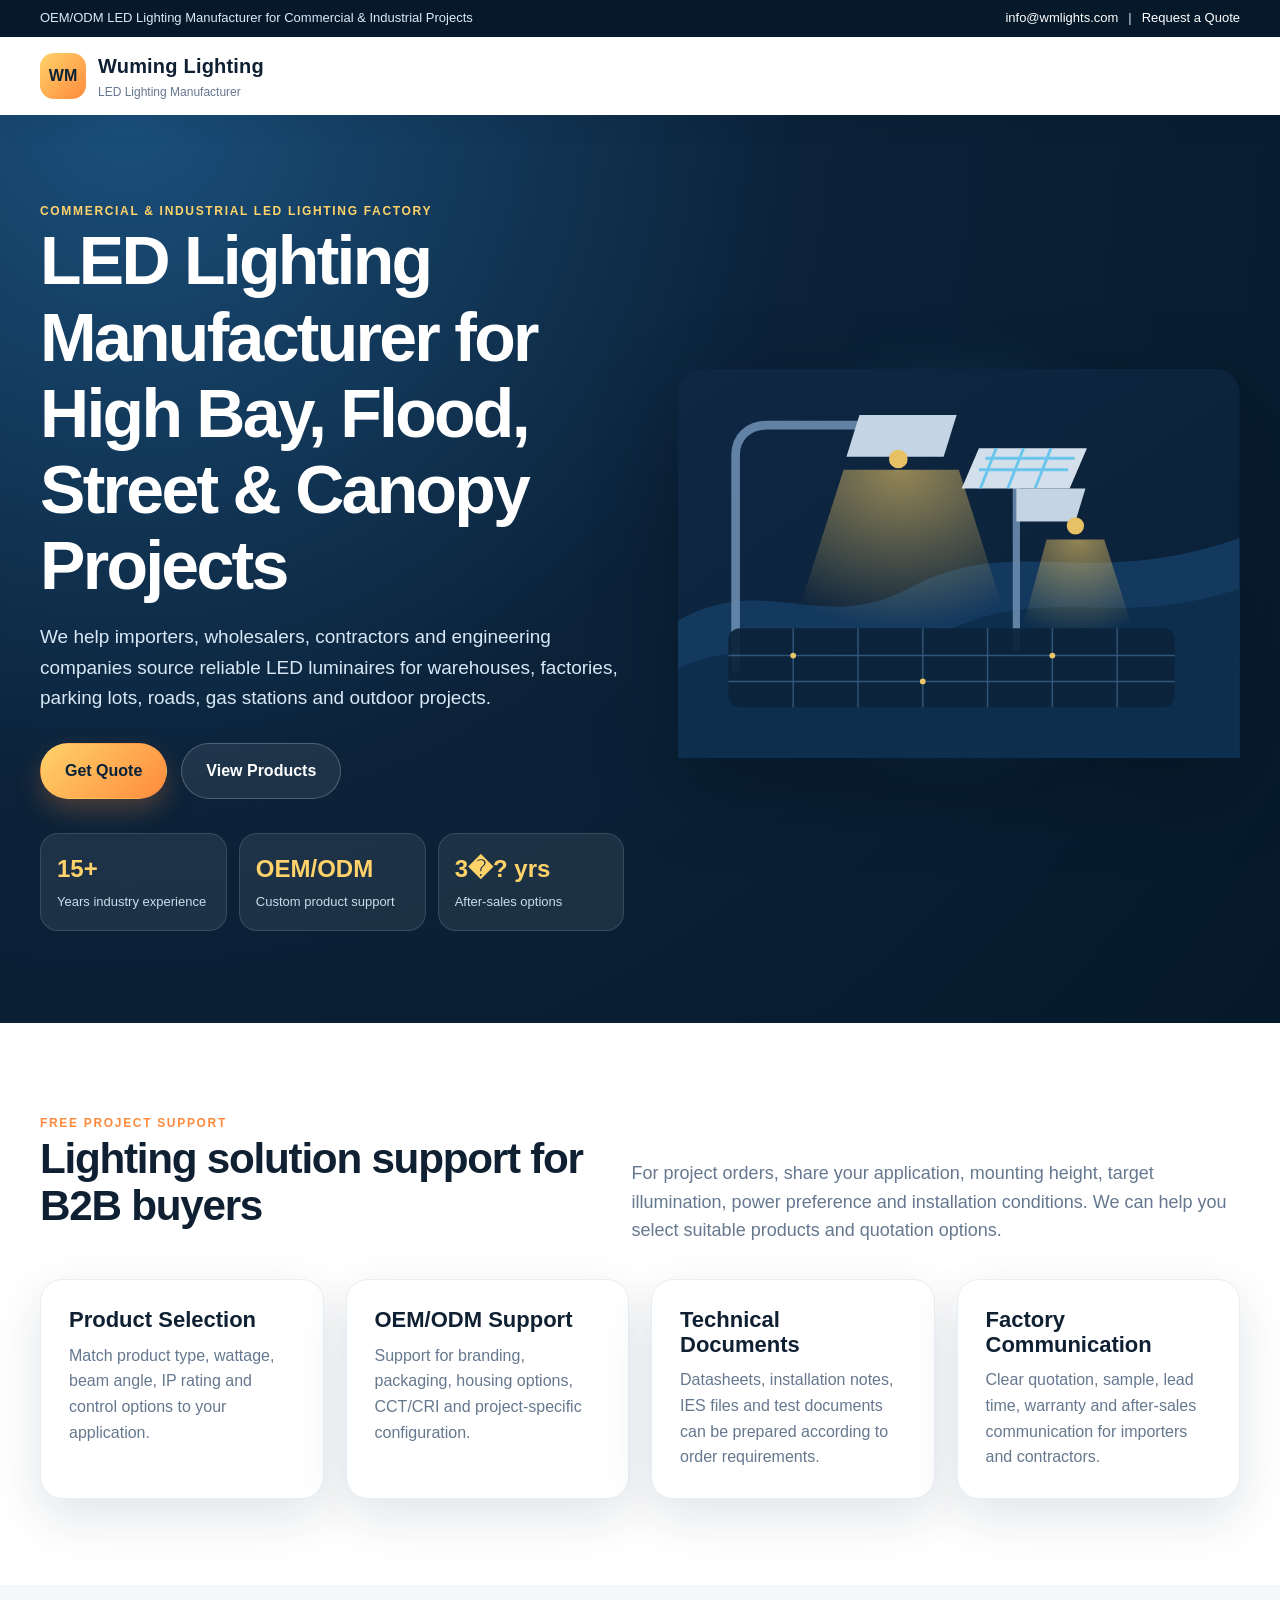
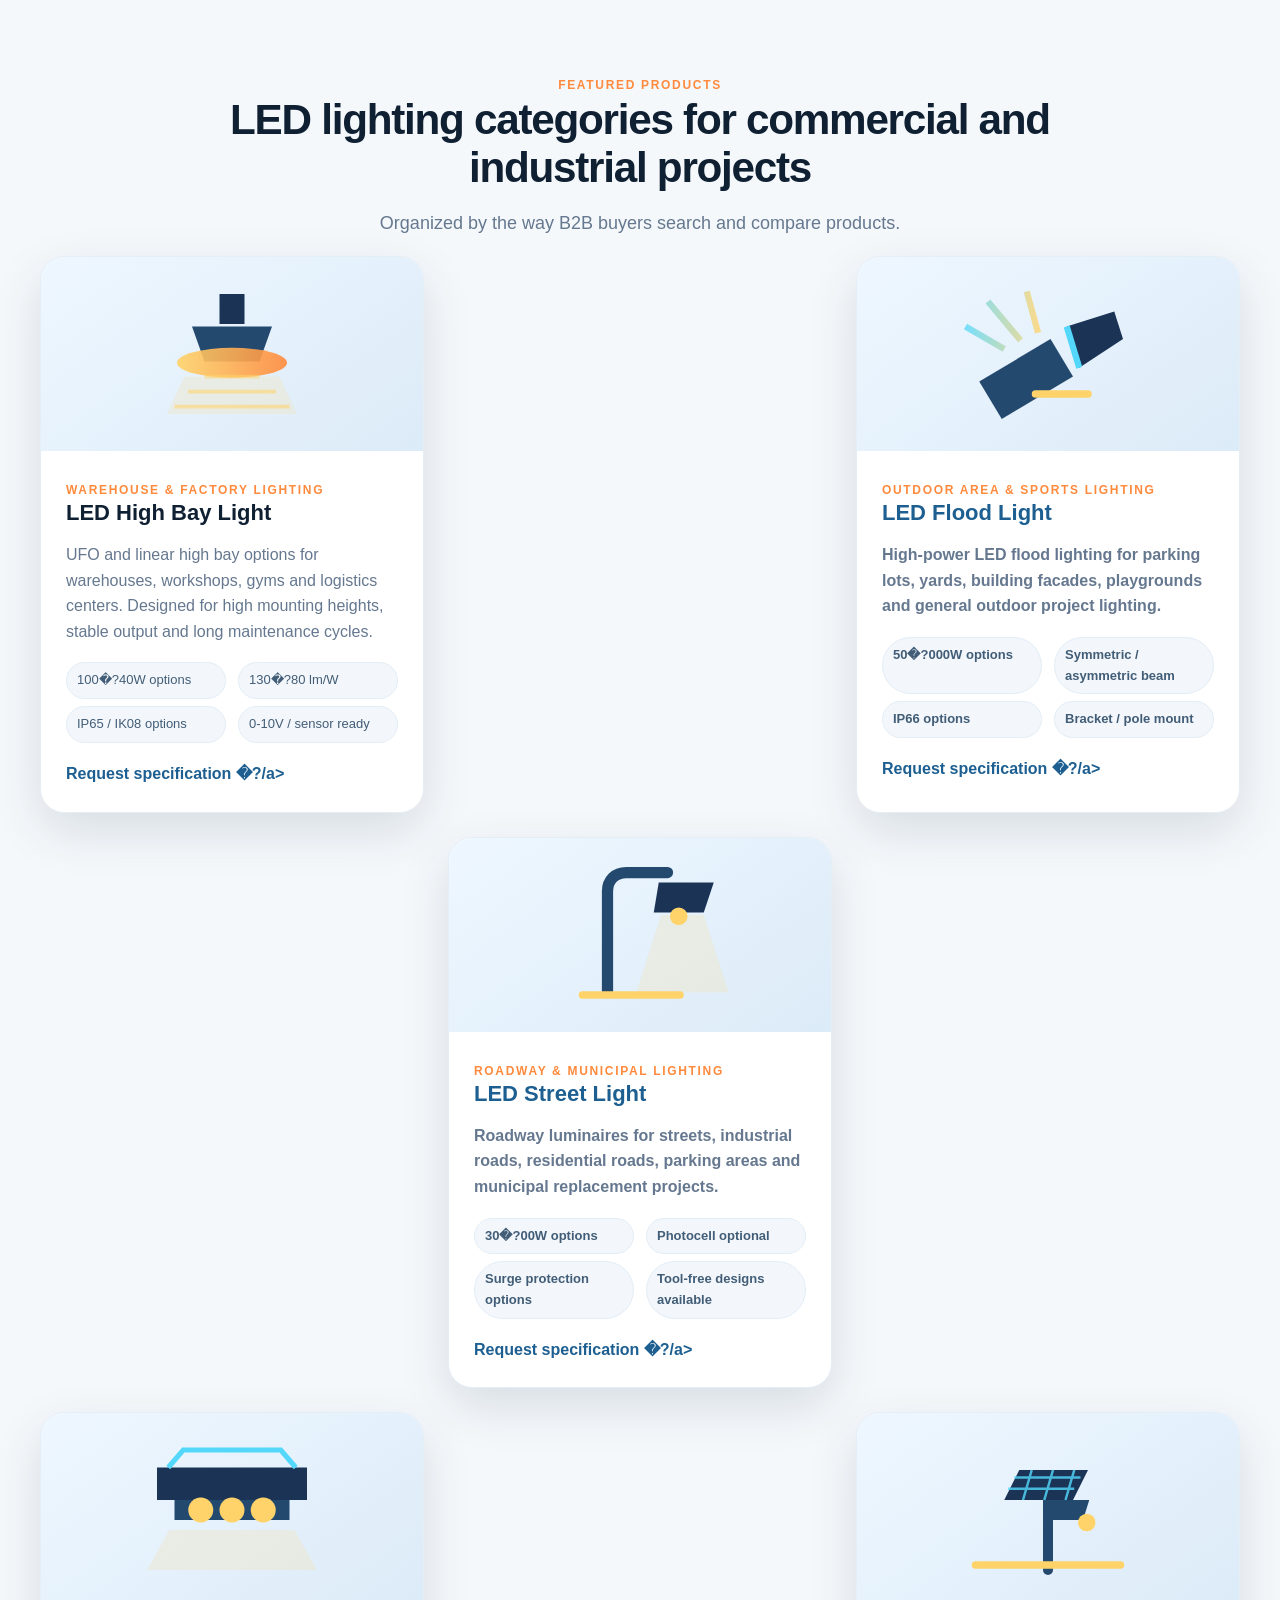
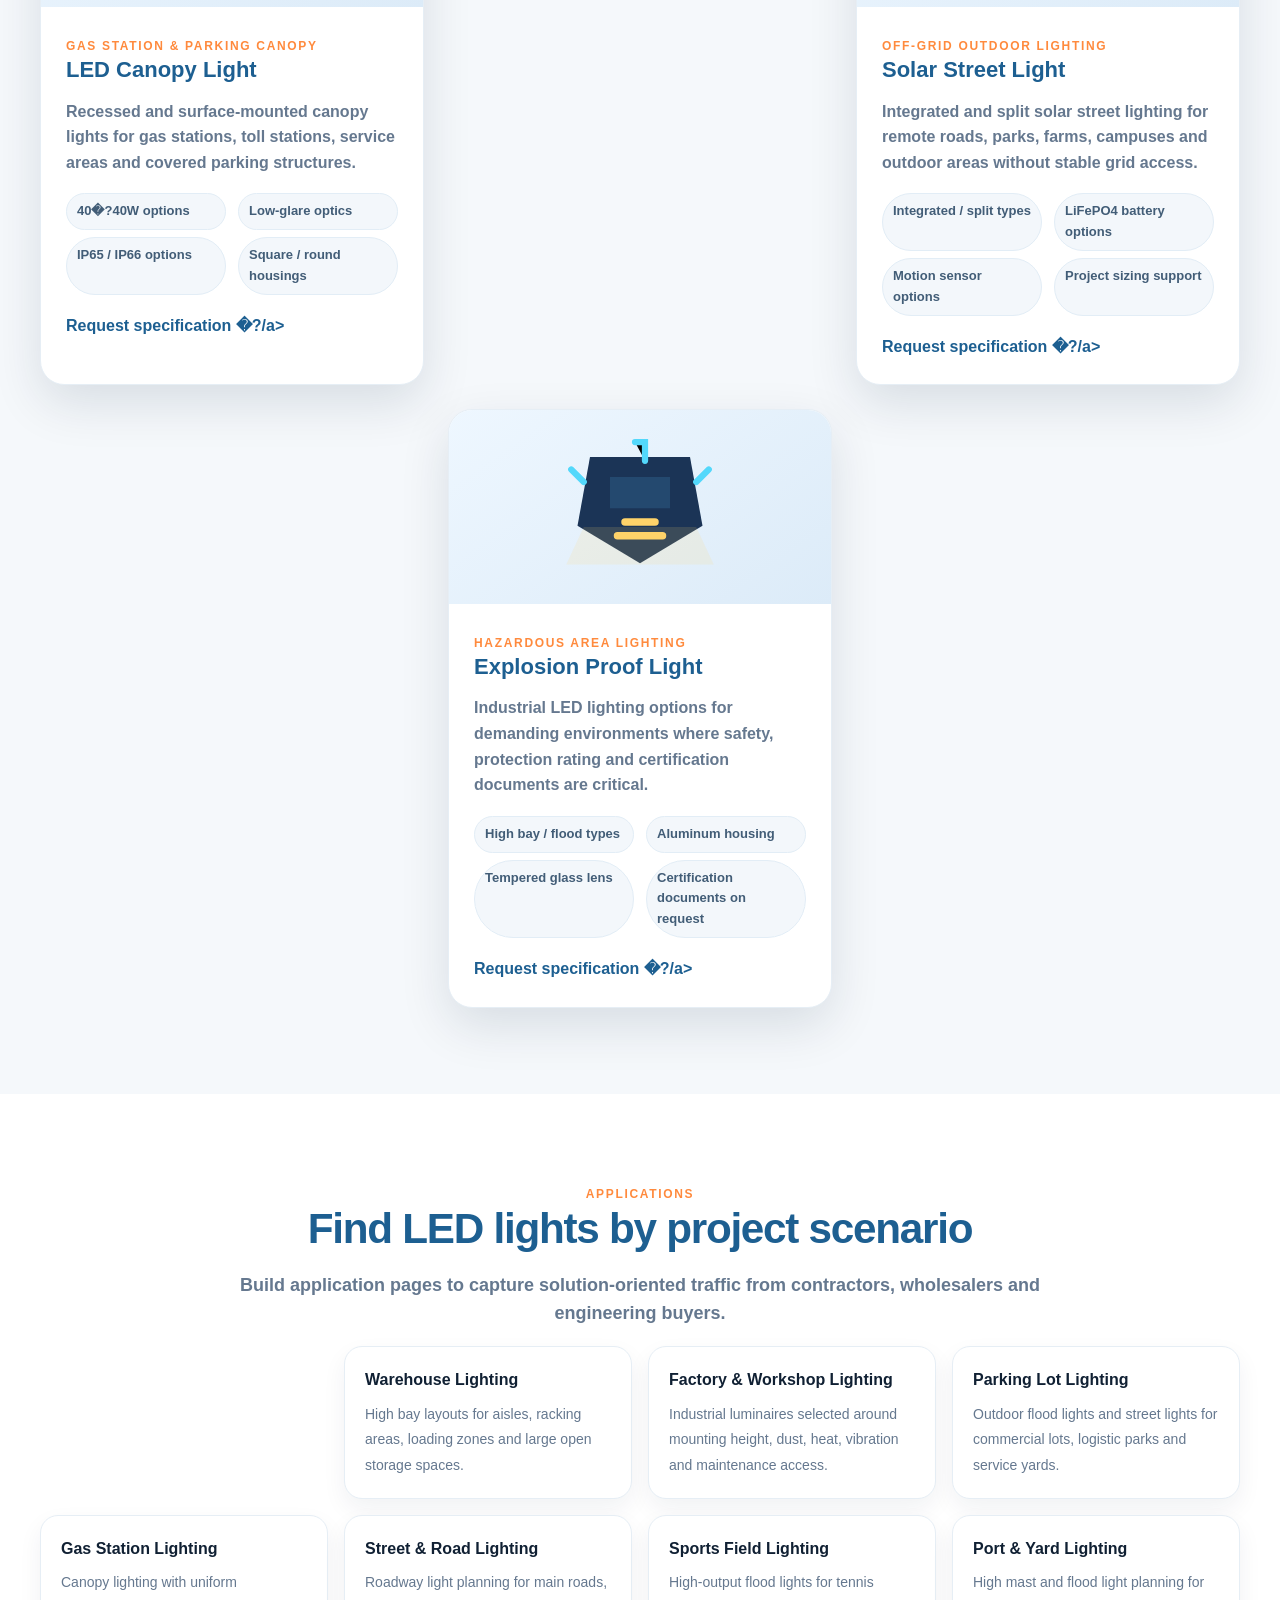
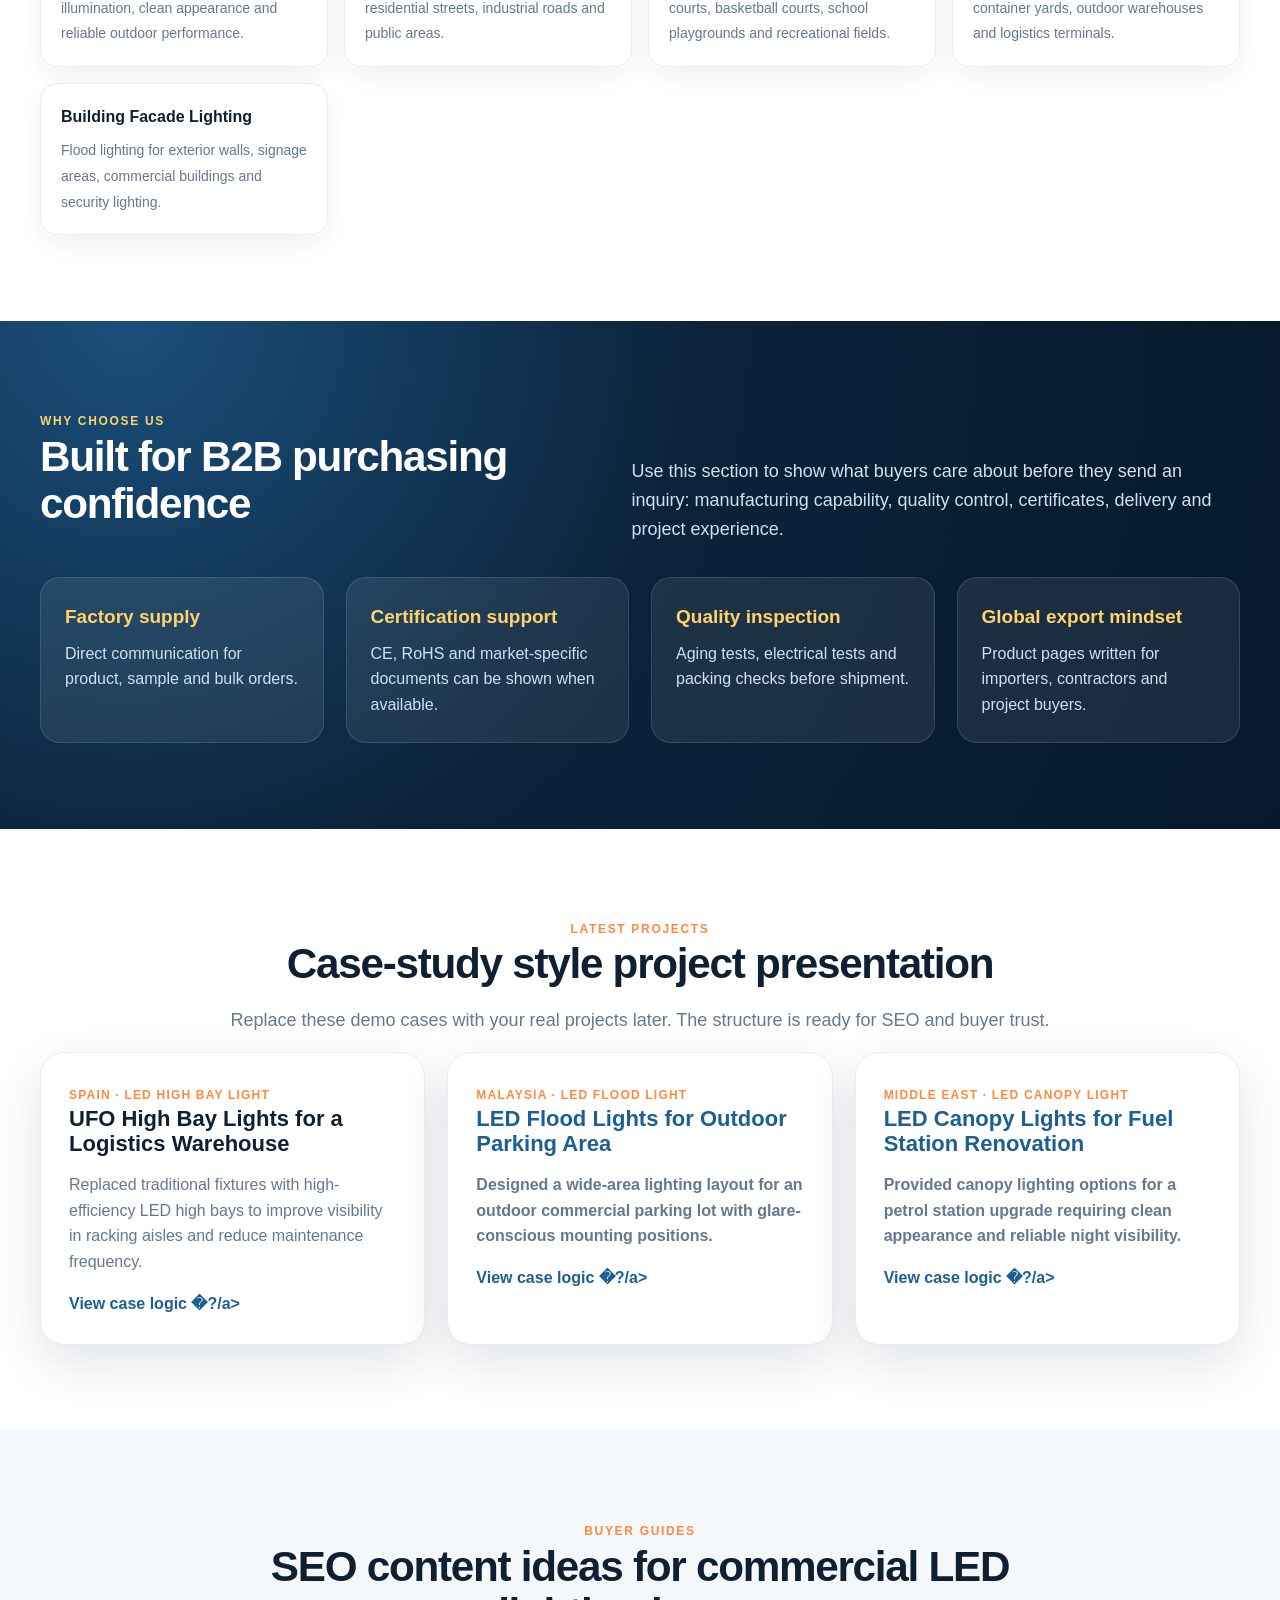
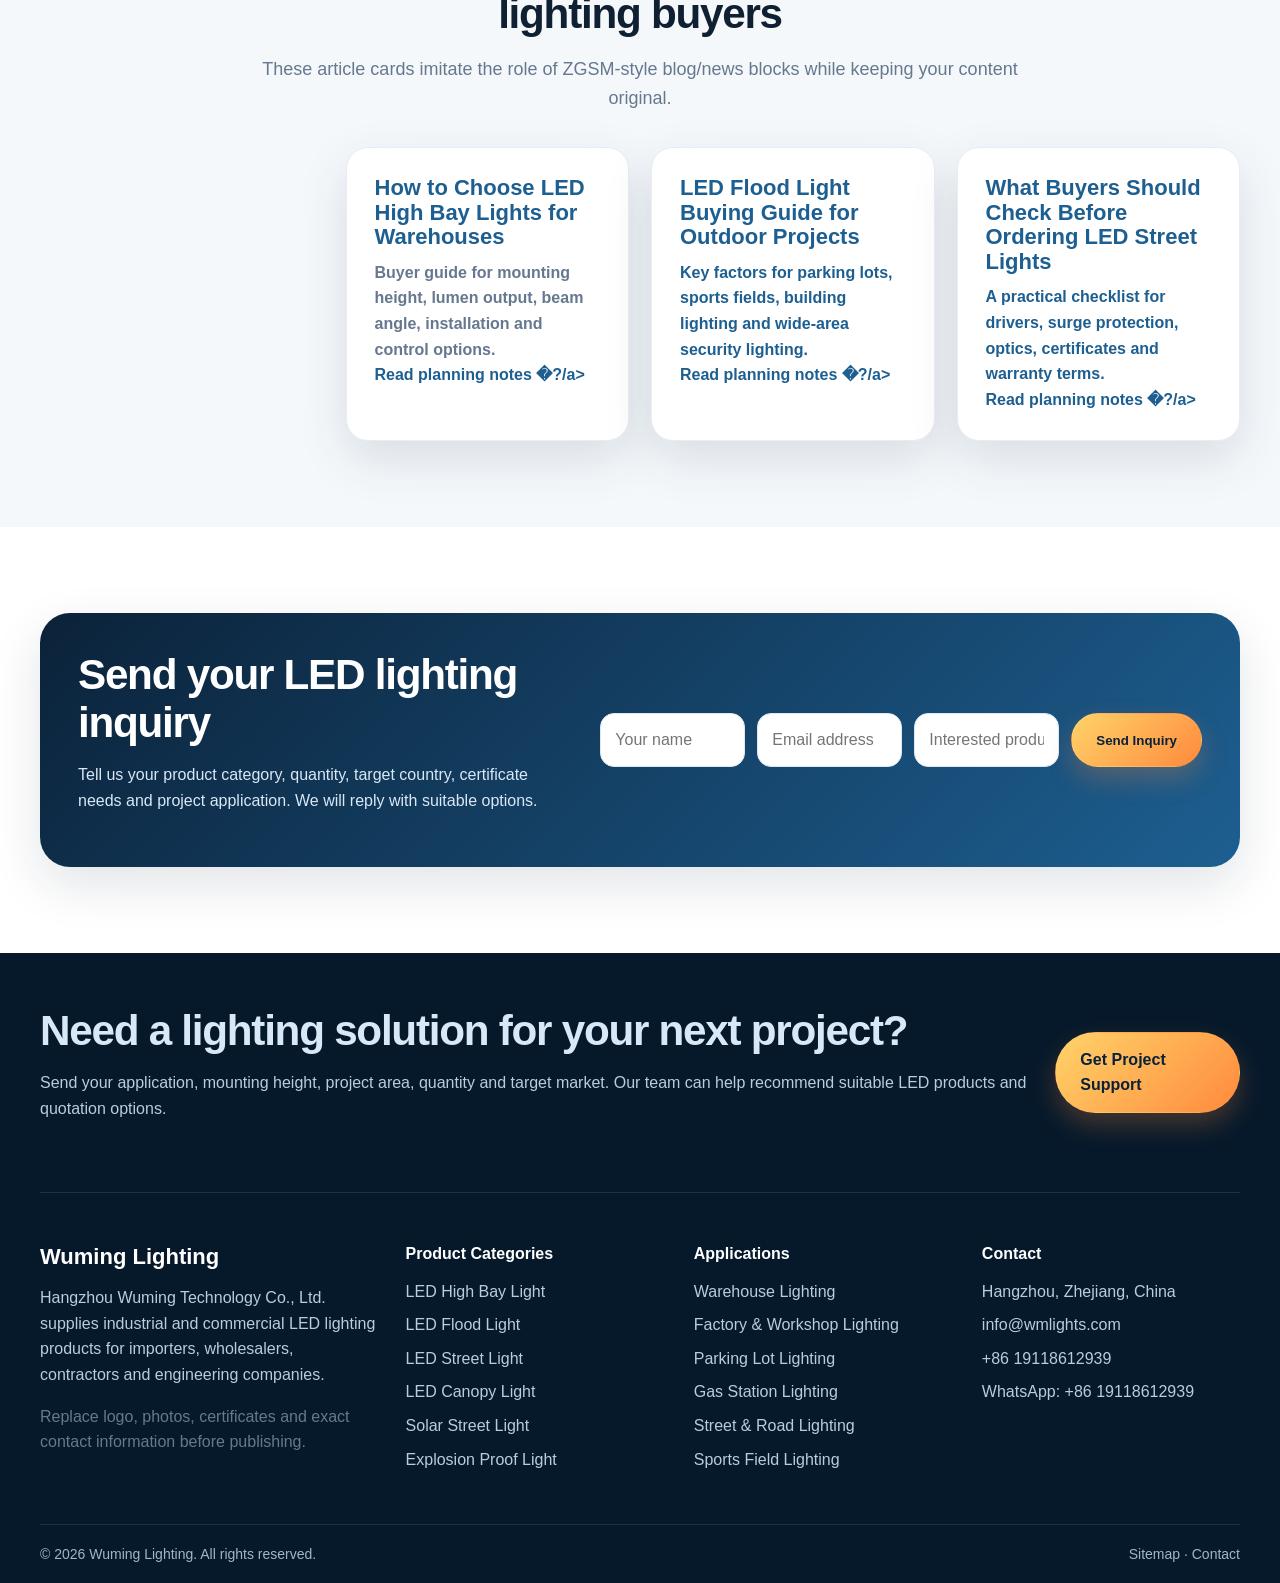
<file: index.html>
<!doctype html>
<html lang='en'>
<head>
  <meta charset='utf-8'>
  <meta name='viewport' content='width=device-width, initial-scale=1'>
  <title>Commercial &amp; Industrial LED Lighting Manufacturer</title>
  <meta name='description' content='Wuming Lighting supplies LED high bay, flood, street, canopy and solar lighting for B2B commercial and industrial projects.'>
  <meta name='robots' content='index, follow'>
  <link rel='canonical' href='https://wmlights.com'>
  <meta property='og:title' content='Commercial &amp; Industrial LED Lighting Manufacturer'>
  <meta property='og:description' content='Wuming Lighting supplies LED high bay, flood, street, canopy and solar lighting for B2B commercial and industrial projects.'>
  <meta property='og:type' content='website'>
  <meta name='theme-color' content='#0b2239'>
  <link rel='stylesheet' href='/assets/css/style.css'>
  
<script type='application/ld+json'>{
  "@context":"https://schema.org",
  "@type":"Organization",
  "name":"Wuming Lighting",
  "legalName":"Hangzhou Wuming Technology Co., Ltd.",
  "url":"https://wmlights.com",
  "email":"info@wmlights.com",
  "address":{"@type":"PostalAddress","addressLocality":"Hangzhou","addressRegion":"Zhejiang","addressCountry":"CN"},
  "makesOffer":[{"@type":"Offer","itemOffered":{"@type":"Product","name":"LED High Bay Light"}}, {"@type":"Offer","itemOffered":{"@type":"Product","name":"LED Flood Light"}}, {"@type":"Offer","itemOffered":{"@type":"Product","name":"LED Street Light"}}, {"@type":"Offer","itemOffered":{"@type":"Product","name":"LED Canopy Light"}}, {"@type":"Offer","itemOffered":{"@type":"Product","name":"Solar Street Light"}}, {"@type":"Offer","itemOffered":{"@type":"Product","name":"Explosion Proof Light"}}]
}</script>
</head>
<body>

<header class='site-header' id='top'>
  <div class='topbar'>
    <div>OEM/ODM LED Lighting Manufacturer for Commercial & Industrial Projects</div>
    <div class='topbar-links'><a href='mailto:info@wmlights.com'>info@wmlights.com</a><span>|</span><a href='/contact/'>Request a Quote</a></div>
  </div>
  <div class='nav-wrap'>
    <a class='brand' href='/' aria-label='Wuming Lighting home'>
      <span class='brand-mark'>WM</span><span><strong>Wuming Lighting</strong><small>LED Lighting Manufacturer</small></span>
    </a>
    <button class='menu-toggle' aria-label='Open navigation' aria-expanded='false'>�?/button>
    <nav class='main-nav' aria-label='Main navigation'><a class='active' href='/'>Home</a><a class='' href='/products/'>Products</a><a class='' href='/solutions/'>Solutions</a><a class='' href='/applications/'>Applications</a><a class='' href='/case-studies/'>Case Studies</a><a class='' href='/about/'>About Us</a><a class='' href='/contact/'>Contact</a></nav>
  </div>
</header>

<main>
<section class='hero section-dark'>
  <div class='container hero-grid'>
    <div class='hero-copy'>
      <span class='eyebrow'>Commercial & Industrial LED Lighting Factory</span>
      <h1>LED Lighting Manufacturer for High Bay, Flood, Street & Canopy Projects</h1>
      <p>We help importers, wholesalers, contractors and engineering companies source reliable LED luminaires for warehouses, factories, parking lots, roads, gas stations and outdoor projects.</p>
      <div class='hero-actions'><a class='btn btn-primary' href='/contact/'>Get Quote</a><a class='btn btn-secondary' href='/products/'>View Products</a></div>
      <div class='hero-metrics'><div><strong>15+</strong><span>Years industry experience</span></div><div><strong>OEM/ODM</strong><span>Custom product support</span></div><div><strong>3�? yrs</strong><span>After-sales options</span></div></div>
    </div>
    <div class='hero-visual'>
<svg class='hero-visual-svg' viewBox='0 0 780 540' role='img' aria-label='Industrial LED lighting project illustration'>
  <defs>
    <linearGradient id='hbg' x1='0' x2='1' y1='0' y2='1'><stop stop-color='#0f2743'/><stop offset='1' stop-color='#092035'/></linearGradient>
    <radialGradient id='beam' cx='50%' cy='0%' r='80%'><stop stop-color='#ffd369' stop-opacity='.62'/><stop offset='1' stop-color='#ffd369' stop-opacity='0'/></radialGradient>
  </defs>
  <rect width='780' height='540' rx='34' fill='url(#hbg)'/>
  <path d='M0 350 C120 280 200 370 320 305 C470 225 560 310 780 235 V540 H0z' fill='#14395e'/>
  <path d='M0 416 C120 360 230 435 360 370 C515 292 600 366 780 305 V540 H0z' fill='#0d2e4d'/>
  <g opacity='.9'>
    <path d='M80 415V120c0-26 18-42 44-42h160' fill='none' stroke='#6a8caf' stroke-width='12' stroke-linecap='round'/>
    <path d='M252 64h135l-18 58H234z' fill='#d9e8f6'/>
    <circle cx='306' cy='125' r='13' fill='#ffd369'/>
    <path d='M230 140h160l88 276H142z' fill='url(#beam)'/>
  </g>
  <g opacity='.9' transform='translate(410 82)'>
    <path d='M60 305V72' stroke='#6a8caf' stroke-width='10' stroke-linecap='round'/>
    <path d='M8 28h150l-24 56H-16z' fill='#eaf4ff'/>
    <path d='M17 42h124M8 58h124M32 28L10 84M70 28L48 84M108 28L86 84' stroke='#57d0ff' stroke-width='4' opacity='.8'/>
    <path d='M60 84h96l-14 46H60z' fill='#d9e8f6'/>
    <circle cx='142' cy='136' r='12' fill='#ffd369'/>
    <path d='M102 155h80l54 168H56z' fill='url(#beam)'/>
  </g>
  <g transform='translate(70 360)' opacity='.92'>
    <rect x='0' y='0' width='620' height='110' rx='16' fill='#0b233a'/>
    <path d='M0 38h620M0 74h620M90 0v110M180 0v110M270 0v110M360 0v110M450 0v110M540 0v110' stroke='#355a7d' stroke-width='2'/>
    <circle cx='90' cy='38' r='4' fill='#ffd369'/><circle cx='270' cy='74' r='4' fill='#ffd369'/><circle cx='450' cy='38' r='4' fill='#ffd369'/>
  </g>
</svg>
</div>
  </div>
</section>
<section class='section'>
  <div class='container split-head'><div><span class='eyebrow'>Free Project Support</span><h2>Lighting solution support for B2B buyers</h2></div><p>For project orders, share your application, mounting height, target illumination, power preference and installation conditions. We can help you select suitable products and quotation options.</p></div>
  <div class='container feature-grid'>
    <article class='feature-card'><h3>Product Selection</h3><p>Match product type, wattage, beam angle, IP rating and control options to your application.</p></article>
    <article class='feature-card'><h3>OEM/ODM Support</h3><p>Support for branding, packaging, housing options, CCT/CRI and project-specific configuration.</p></article>
    <article class='feature-card'><h3>Technical Documents</h3><p>Datasheets, installation notes, IES files and test documents can be prepared according to order requirements.</p></article>
    <article class='feature-card'><h3>Factory Communication</h3><p>Clear quotation, sample, lead time, warranty and after-sales communication for importers and contractors.</p></article>
  </div>
</section>
<section class='section soft-bg'>
  <div class='container section-head'><span class='eyebrow'>Featured Products</span><h2>LED lighting categories for commercial and industrial projects</h2><p>Organized by the way B2B buyers search and compare products.</p></div>
  <div class='container product-grid'>
<article class='product-card' id='led-high-bay-light'>
  <div class='product-media'><svg viewBox='0 0 160 120' role='img' aria-hidden='true'><defs><linearGradient id='g1' x1='0' x2='1'><stop stop-color='#ffd369'/><stop offset='1' stop-color='#ff8a3d'/></linearGradient></defs><path d='M70 12h20v24H70z' fill='#1b3456'/><path d='M48 38h64l-10 28H58z' fill='#24496f'/><ellipse cx='80' cy='67' rx='44' ry='12' fill='url(#g1)' opacity='.9'/><path d='M42 78h76l14 30H28z' fill='#ffd369' opacity='.16'/><path d='M58 78h44M45 90h70M34 102h92' stroke='#ffd369' stroke-width='3' opacity='.55'/></svg></div>
  <div class='product-body'>
    <span class='eyebrow'>Warehouse & factory lighting</span>
    <h3>LED High Bay Light</h3>
    <p>UFO and linear high bay options for warehouses, workshops, gyms and logistics centers. Designed for high mounting heights, stable output and long maintenance cycles.</p>
    <ul class='spec-list'><li>100�?40W options</li><li>130�?80 lm/W</li><li>IP65 / IK08 options</li><li>0-10V / sensor ready</li></ul>
    <a class='text-link' href='/contact/?product=led-high-bay-light'>Request specification �?/a>
  </div>
</article>
<article class='product-card' id='led-flood-light'>
  <div class='product-media'><svg viewBox='0 0 160 120' role='img' aria-hidden='true'><defs><linearGradient id='gf' x1='0' x2='1'><stop stop-color='#53d8fb'/><stop offset='1' stop-color='#ffd369'/></linearGradient></defs><path d='M25 82l57-34 18 30-57 34z' fill='#24496f'/><path d='M95 38l38-12 7 22-35 23z' fill='#1b3456'/><path d='M95 38l10 33' stroke='#53d8fb' stroke-width='5'/><path d='M45 56L14 38M58 49L32 18M72 43L63 10' stroke='url(#gf)' stroke-width='5' opacity='.75'/><path d='M70 92h42' stroke='#ffd369' stroke-width='6' stroke-linecap='round'/></svg></div>
  <div class='product-body'>
    <span class='eyebrow'>Outdoor area & sports lighting</span>
    <h3>LED Flood Light</h3>
    <p>High-power LED flood lighting for parking lots, yards, building facades, playgrounds and general outdoor project lighting.</p>
    <ul class='spec-list'><li>50�?000W options</li><li>Symmetric / asymmetric beam</li><li>IP66 options</li><li>Bracket / pole mount</li></ul>
    <a class='text-link' href='/contact/?product=led-flood-light'>Request specification �?/a>
  </div>
</article>
<article class='product-card' id='led-street-light'>
  <div class='product-media'><svg viewBox='0 0 160 120' role='img' aria-hidden='true'><path d='M54 106V25c0-9 6-15 15-15h33' fill='none' stroke='#24496f' stroke-width='9' stroke-linecap='round'/><path d='M95 18h44l-8 24H91z' fill='#1b3456'/><path d='M97 44h34l20 62H77z' fill='#ffd369' opacity='.16'/><path d='M34 108h78' stroke='#ffd369' stroke-width='6' stroke-linecap='round'/><circle cx='111' cy='45' r='7' fill='#ffd369'/></svg></div>
  <div class='product-body'>
    <span class='eyebrow'>Roadway & municipal lighting</span>
    <h3>LED Street Light</h3>
    <p>Roadway luminaires for streets, industrial roads, residential roads, parking areas and municipal replacement projects.</p>
    <ul class='spec-list'><li>30�?00W options</li><li>Photocell optional</li><li>Surge protection options</li><li>Tool-free designs available</li></ul>
    <a class='text-link' href='/contact/?product=led-street-light'>Request specification �?/a>
  </div>
</article>
<article class='product-card' id='led-canopy-light'>
  <div class='product-media'><svg viewBox='0 0 160 120' role='img' aria-hidden='true'><path d='M20 26h120v26H20z' fill='#1b3456'/><path d='M34 52h92v16H34z' fill='#24496f'/><circle cx='55' cy='60' r='10' fill='#ffd369'/><circle cx='80' cy='60' r='10' fill='#ffd369'/><circle cx='105' cy='60' r='10' fill='#ffd369'/><path d='M30 76h100l18 32H12z' fill='#ffd369' opacity='.16'/><path d='M29 26l12-14h78l12 14' fill='none' stroke='#53d8fb' stroke-width='4'/></svg></div>
  <div class='product-body'>
    <span class='eyebrow'>Gas station & parking canopy</span>
    <h3>LED Canopy Light</h3>
    <p>Recessed and surface-mounted canopy lights for gas stations, toll stations, service areas and covered parking structures.</p>
    <ul class='spec-list'><li>40�?40W options</li><li>Low-glare optics</li><li>IP65 / IP66 options</li><li>Square / round housings</li></ul>
    <a class='text-link' href='/contact/?product=led-canopy-light'>Request specification �?/a>
  </div>
</article>
<article class='product-card' id='solar-street-light'>
  <div class='product-media'><svg viewBox='0 0 160 120' role='img' aria-hidden='true'><path d='M80 108V50' stroke='#24496f' stroke-width='8' stroke-linecap='round'/><path d='M57 28h55l-12 24H45z' fill='#1b3456'/><path d='M53 34h53M48 43h53M67 28l-7 24M84 28l-7 24M101 28l-7 24' stroke='#53d8fb' stroke-width='2' opacity='.8'/><path d='M80 52h33l-5 16H80z' fill='#24496f'/><circle cx='111' cy='70' r='7' fill='#ffd369'/><path d='M22 104h116' stroke='#ffd369' stroke-width='6' stroke-linecap='round'/></svg></div>
  <div class='product-body'>
    <span class='eyebrow'>Off-grid outdoor lighting</span>
    <h3>Solar Street Light</h3>
    <p>Integrated and split solar street lighting for remote roads, parks, farms, campuses and outdoor areas without stable grid access.</p>
    <ul class='spec-list'><li>Integrated / split types</li><li>LiFePO4 battery options</li><li>Motion sensor options</li><li>Project sizing support</li></ul>
    <a class='text-link' href='/contact/?product=solar-street-light'>Request specification �?/a>
  </div>
</article>
<article class='product-card' id='explosion-proof-light'>
  <div class='product-media'><svg viewBox='0 0 160 120' role='img' aria-hidden='true'><path d='M40 20h80l10 55-50 30-50-30z' fill='#1b3456'/><path d='M56 36h48v25H56z' fill='#24496f'/><path d='M68 72h24M62 83h36' stroke='#ffd369' stroke-width='6' stroke-linecap='round'/><path d='M76 8h8v15M25 30l10 10M135 30l-10 10' stroke='#53d8fb' stroke-width='5' stroke-linecap='round'/><path d='M35 76h90l14 30H21z' fill='#ffd369' opacity='.14'/></svg></div>
  <div class='product-body'>
    <span class='eyebrow'>Hazardous area lighting</span>
    <h3>Explosion Proof Light</h3>
    <p>Industrial LED lighting options for demanding environments where safety, protection rating and certification documents are critical.</p>
    <ul class='spec-list'><li>High bay / flood types</li><li>Aluminum housing</li><li>Tempered glass lens</li><li>Certification documents on request</li></ul>
    <a class='text-link' href='/contact/?product=explosion-proof-light'>Request specification �?/a>
  </div>
</article></div>
</section>
<section class='section'>
  <div class='container section-head'><span class='eyebrow'>Applications</span><h2>Find LED lights by project scenario</h2><p>Build application pages to capture solution-oriented traffic from contractors, wholesalers and engineering buyers.</p></div>
  <div class='container app-grid'><a class='app-chip' href='/applications/'><strong>Warehouse Lighting</strong><span>High bay layouts for aisles, racking areas, loading zones and large open storage spaces.</span></a><a class='app-chip' href='/applications/'><strong>Factory & Workshop Lighting</strong><span>Industrial luminaires selected around mounting height, dust, heat, vibration and maintenance access.</span></a><a class='app-chip' href='/applications/'><strong>Parking Lot Lighting</strong><span>Outdoor flood lights and street lights for commercial lots, logistic parks and service yards.</span></a><a class='app-chip' href='/applications/'><strong>Gas Station Lighting</strong><span>Canopy lighting with uniform illumination, clean appearance and reliable outdoor performance.</span></a><a class='app-chip' href='/applications/'><strong>Street & Road Lighting</strong><span>Roadway light planning for main roads, residential streets, industrial roads and public areas.</span></a><a class='app-chip' href='/applications/'><strong>Sports Field Lighting</strong><span>High-output flood lights for tennis courts, basketball courts, school playgrounds and recreational fields.</span></a><a class='app-chip' href='/applications/'><strong>Port & Yard Lighting</strong><span>High mast and flood light planning for container yards, outdoor warehouses and logistics terminals.</span></a><a class='app-chip' href='/applications/'><strong>Building Facade Lighting</strong><span>Flood lighting for exterior walls, signage areas, commercial buildings and security lighting.</span></a></div>
</section>
<section class='section section-dark'>
  <div class='container split-head'><div><span class='eyebrow'>Why Choose Us</span><h2>Built for B2B purchasing confidence</h2></div><p>Use this section to show what buyers care about before they send an inquiry: manufacturing capability, quality control, certificates, delivery and project experience.</p></div>
  <div class='container proof-grid'>
    <div><strong>Factory supply</strong><span>Direct communication for product, sample and bulk orders.</span></div>
    <div><strong>Certification support</strong><span>CE, RoHS and market-specific documents can be shown when available.</span></div>
    <div><strong>Quality inspection</strong><span>Aging tests, electrical tests and packing checks before shipment.</span></div>
    <div><strong>Global export mindset</strong><span>Product pages written for importers, contractors and project buyers.</span></div>
  </div>
</section>
<section class='section'>
  <div class='container section-head'><span class='eyebrow'>Latest Projects</span><h2>Case-study style project presentation</h2><p>Replace these demo cases with your real projects later. The structure is ready for SEO and buyer trust.</p></div>
  <div class='container case-grid'><article class='case-card'><span>Spain · LED High Bay Light</span><h3>UFO High Bay Lights for a Logistics Warehouse</h3><p>Replaced traditional fixtures with high-efficiency LED high bays to improve visibility in racking aisles and reduce maintenance frequency.</p><a href='/case-studies/'>View case logic �?/a></article><article class='case-card'><span>Malaysia · LED Flood Light</span><h3>LED Flood Lights for Outdoor Parking Area</h3><p>Designed a wide-area lighting layout for an outdoor commercial parking lot with glare-conscious mounting positions.</p><a href='/case-studies/'>View case logic �?/a></article><article class='case-card'><span>Middle East · LED Canopy Light</span><h3>LED Canopy Lights for Fuel Station Renovation</h3><p>Provided canopy lighting options for a petrol station upgrade requiring clean appearance and reliable night visibility.</p><a href='/case-studies/'>View case logic �?/a></article></div>
</section>
<section class='section soft-bg'>
  <div class='container section-head'><span class='eyebrow'>Buyer Guides</span><h2>SEO content ideas for commercial LED lighting buyers</h2><p>These article cards imitate the role of ZGSM-style blog/news blocks while keeping your content original.</p></div>
  <div class='container blog-grid'><article class='blog-card'><h3>How to Choose LED High Bay Lights for Warehouses</h3><p>Buyer guide for mounting height, lumen output, beam angle, installation and control options.</p><a href='/solutions/'>Read planning notes �?/a></article><article class='blog-card'><h3>LED Flood Light Buying Guide for Outdoor Projects</h3><p>Key factors for parking lots, sports fields, building lighting and wide-area security lighting.</p><a href='/solutions/'>Read planning notes �?/a></article><article class='blog-card'><h3>What Buyers Should Check Before Ordering LED Street Lights</h3><p>A practical checklist for drivers, surge protection, optics, certificates and warranty terms.</p><a href='/solutions/'>Read planning notes �?/a></article></div>
</section>
<section class='section'>
  <div class='container contact-strip'>
    <div><h2>Send your LED lighting inquiry</h2><p>Tell us your product category, quantity, target country, certificate needs and project application. We will reply with suitable options.</p></div>
    <form class='mini-form' data-mail-form>
      <input name='name' placeholder='Your name' required>
      <input name='email' type='email' placeholder='Email address' required>
      <input name='product' placeholder='Interested product'>
      <button class='btn btn-primary' type='submit'>Send Inquiry</button>
    </form>
  </div>
</section>
</main>

<footer class='site-footer'>
  <div class='container footer-cta'>
    <div><h2>Need a lighting solution for your next project?</h2><p>Send your application, mounting height, project area, quantity and target market. Our team can help recommend suitable LED products and quotation options.</p></div>
    <a class='btn btn-primary' href='/contact/'>Get Project Support</a>
  </div>
  <div class='container footer-grid'>
    <div><h3>Wuming Lighting</h3><p>Hangzhou Wuming Technology Co., Ltd. supplies industrial and commercial LED lighting products for importers, wholesalers, contractors and engineering companies.</p><p class='muted'>Replace logo, photos, certificates and exact contact information before publishing.</p></div>
    <div><h4>Product Categories</h4><ul><li><a href='/products/#led-high-bay-light'>LED High Bay Light</a></li><li><a href='/products/#led-flood-light'>LED Flood Light</a></li><li><a href='/products/#led-street-light'>LED Street Light</a></li><li><a href='/products/#led-canopy-light'>LED Canopy Light</a></li><li><a href='/products/#solar-street-light'>Solar Street Light</a></li><li><a href='/products/#explosion-proof-light'>Explosion Proof Light</a></li></ul></div>
    <div><h4>Applications</h4><ul><li><a href='/applications/'>Warehouse Lighting</a></li><li><a href='/applications/'>Factory & Workshop Lighting</a></li><li><a href='/applications/'>Parking Lot Lighting</a></li><li><a href='/applications/'>Gas Station Lighting</a></li><li><a href='/applications/'>Street & Road Lighting</a></li><li><a href='/applications/'>Sports Field Lighting</a></li></ul></div>
    <div><h4>Contact</h4><ul><li>Hangzhou, Zhejiang, China</li><li><a href='mailto:info@wmlights.com'>info@wmlights.com</a></li><li>+86 19118612939</li><li>WhatsApp: +86 19118612939</li></ul></div>
  </div>
  <div class='container footer-bottom'><span>© 2026 Wuming Lighting. All rights reserved.</span><span><a href='/sitemap.xml'>Sitemap</a> · <a href='/contact/'>Contact</a></span></div>
</footer>
<button class='back-to-top' aria-label='Back to top'>�?/button>
<script src='/assets/js/main.js'></script>

</body>
</html>
</file>
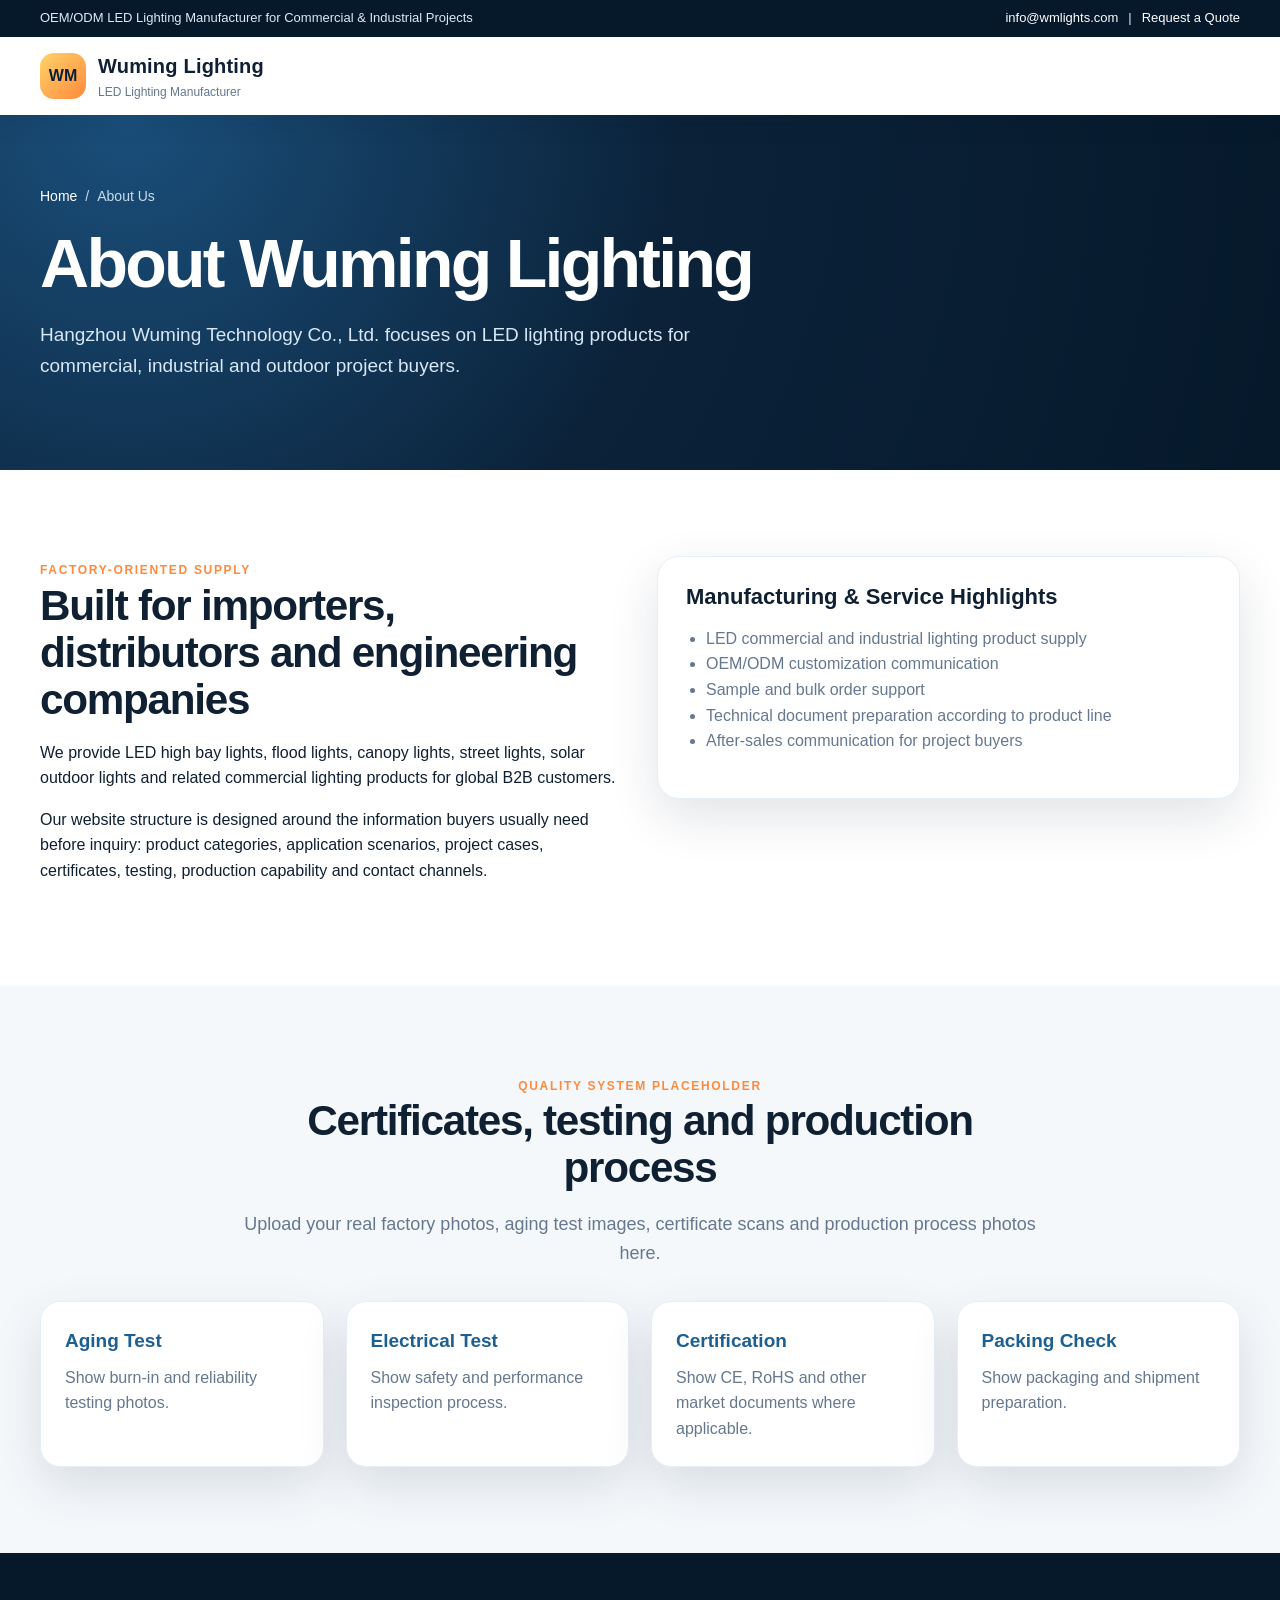
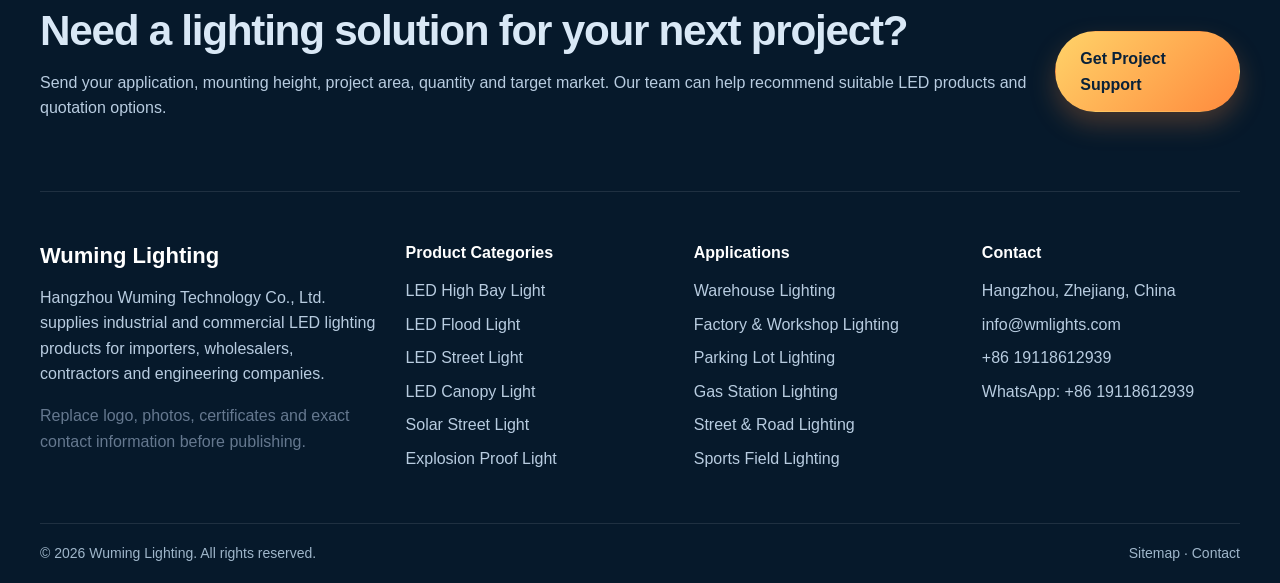
<file: about/index.html>
<!doctype html>
<html lang='en'>
<head>
  <meta charset='utf-8'>
  <meta name='viewport' content='width=device-width, initial-scale=1'>
  <title>About Wuming Lighting | LED Lighting Manufacturer</title>
  <meta name='description' content='Learn about Wuming Lighting, a commercial and industrial LED lighting supplier for B2B buyers and project customers.'>
  <meta name='robots' content='index, follow'>
  <link rel='canonical' href='https://wmlights.com/about-us/'>
  <meta property='og:title' content='About Wuming Lighting | LED Lighting Manufacturer'>
  <meta property='og:description' content='Learn about Wuming Lighting, a commercial and industrial LED lighting supplier for B2B buyers and project customers.'>
  <meta property='og:type' content='website'>
  <meta name='theme-color' content='#0b2239'>
  <link rel='stylesheet' href='/assets/css/style.css'>
  
</head>
<body>

<header class='site-header' id='top'>
  <div class='topbar'>
    <div>OEM/ODM LED Lighting Manufacturer for Commercial & Industrial Projects</div>
    <div class='topbar-links'><a href='mailto:info@wmlights.com'>info@wmlights.com</a><span>|</span><a href='/contact/'>Request a Quote</a></div>
  </div>
  <div class='nav-wrap'>
    <a class='brand' href='/' aria-label='Wuming Lighting home'>
      <span class='brand-mark'>WM</span><span><strong>Wuming Lighting</strong><small>LED Lighting Manufacturer</small></span>
    </a>
    <button class='menu-toggle' aria-label='Open navigation' aria-expanded='false'>�?/button>
    <nav class='main-nav' aria-label='Main navigation'><a class='' href='/'>Home</a><a class='' href='/products/'>Products</a><a class='' href='/solutions/'>Solutions</a><a class='' href='/applications/'>Applications</a><a class='' href='/case-studies/'>Case Studies</a><a class='active' href='/about/'>About Us</a><a class='' href='/contact/'>Contact</a></nav>
  </div>
</header>

<main>
<section class='page-hero section-dark'><div class='container'><div class='breadcrumb'><a href='/'>Home</a><span>/</span><span>About Us</span></div><h1>About Wuming Lighting</h1><p>Hangzhou Wuming Technology Co., Ltd. focuses on LED lighting products for commercial, industrial and outdoor project buyers.</p></div></section>
<section class='section'>
  <div class='container about-grid'>
    <div><span class='eyebrow'>Factory-Oriented Supply</span><h2>Built for importers, distributors and engineering companies</h2><p>We provide LED high bay lights, flood lights, canopy lights, street lights, solar outdoor lights and related commercial lighting products for global B2B customers.</p><p>Our website structure is designed around the information buyers usually need before inquiry: product categories, application scenarios, project cases, certificates, testing, production capability and contact channels.</p></div>
    <div class='factory-card'><h3>Manufacturing & Service Highlights</h3><ul><li>LED commercial and industrial lighting product supply</li><li>OEM/ODM customization communication</li><li>Sample and bulk order support</li><li>Technical document preparation according to product line</li><li>After-sales communication for project buyers</li></ul></div>
  </div>
</section>
<section class='section soft-bg'>
  <div class='container section-head'><span class='eyebrow'>Quality System Placeholder</span><h2>Certificates, testing and production process</h2><p>Upload your real factory photos, aging test images, certificate scans and production process photos here.</p></div>
  <div class='container proof-grid light'>
    <div><strong>Aging Test</strong><span>Show burn-in and reliability testing photos.</span></div>
    <div><strong>Electrical Test</strong><span>Show safety and performance inspection process.</span></div>
    <div><strong>Certification</strong><span>Show CE, RoHS and other market documents where applicable.</span></div>
    <div><strong>Packing Check</strong><span>Show packaging and shipment preparation.</span></div>
  </div>
</section>
</main>

<footer class='site-footer'>
  <div class='container footer-cta'>
    <div><h2>Need a lighting solution for your next project?</h2><p>Send your application, mounting height, project area, quantity and target market. Our team can help recommend suitable LED products and quotation options.</p></div>
    <a class='btn btn-primary' href='/contact/'>Get Project Support</a>
  </div>
  <div class='container footer-grid'>
    <div><h3>Wuming Lighting</h3><p>Hangzhou Wuming Technology Co., Ltd. supplies industrial and commercial LED lighting products for importers, wholesalers, contractors and engineering companies.</p><p class='muted'>Replace logo, photos, certificates and exact contact information before publishing.</p></div>
    <div><h4>Product Categories</h4><ul><li><a href='/products/#led-high-bay-light'>LED High Bay Light</a></li><li><a href='/products/#led-flood-light'>LED Flood Light</a></li><li><a href='/products/#led-street-light'>LED Street Light</a></li><li><a href='/products/#led-canopy-light'>LED Canopy Light</a></li><li><a href='/products/#solar-street-light'>Solar Street Light</a></li><li><a href='/products/#explosion-proof-light'>Explosion Proof Light</a></li></ul></div>
    <div><h4>Applications</h4><ul><li><a href='/applications/'>Warehouse Lighting</a></li><li><a href='/applications/'>Factory & Workshop Lighting</a></li><li><a href='/applications/'>Parking Lot Lighting</a></li><li><a href='/applications/'>Gas Station Lighting</a></li><li><a href='/applications/'>Street & Road Lighting</a></li><li><a href='/applications/'>Sports Field Lighting</a></li></ul></div>
    <div><h4>Contact</h4><ul><li>Hangzhou, Zhejiang, China</li><li><a href='mailto:info@wmlights.com'>info@wmlights.com</a></li><li>+86 19118612939</li><li>WhatsApp: +86 19118612939</li></ul></div>
  </div>
  <div class='container footer-bottom'><span>© 2026 Wuming Lighting. All rights reserved.</span><span><a href='/sitemap.xml'>Sitemap</a> · <a href='/contact/'>Contact</a></span></div>
</footer>
<button class='back-to-top' aria-label='Back to top'>�?/button>
<script src='/assets/js/main.js'></script>

</body>
</html>
</file>
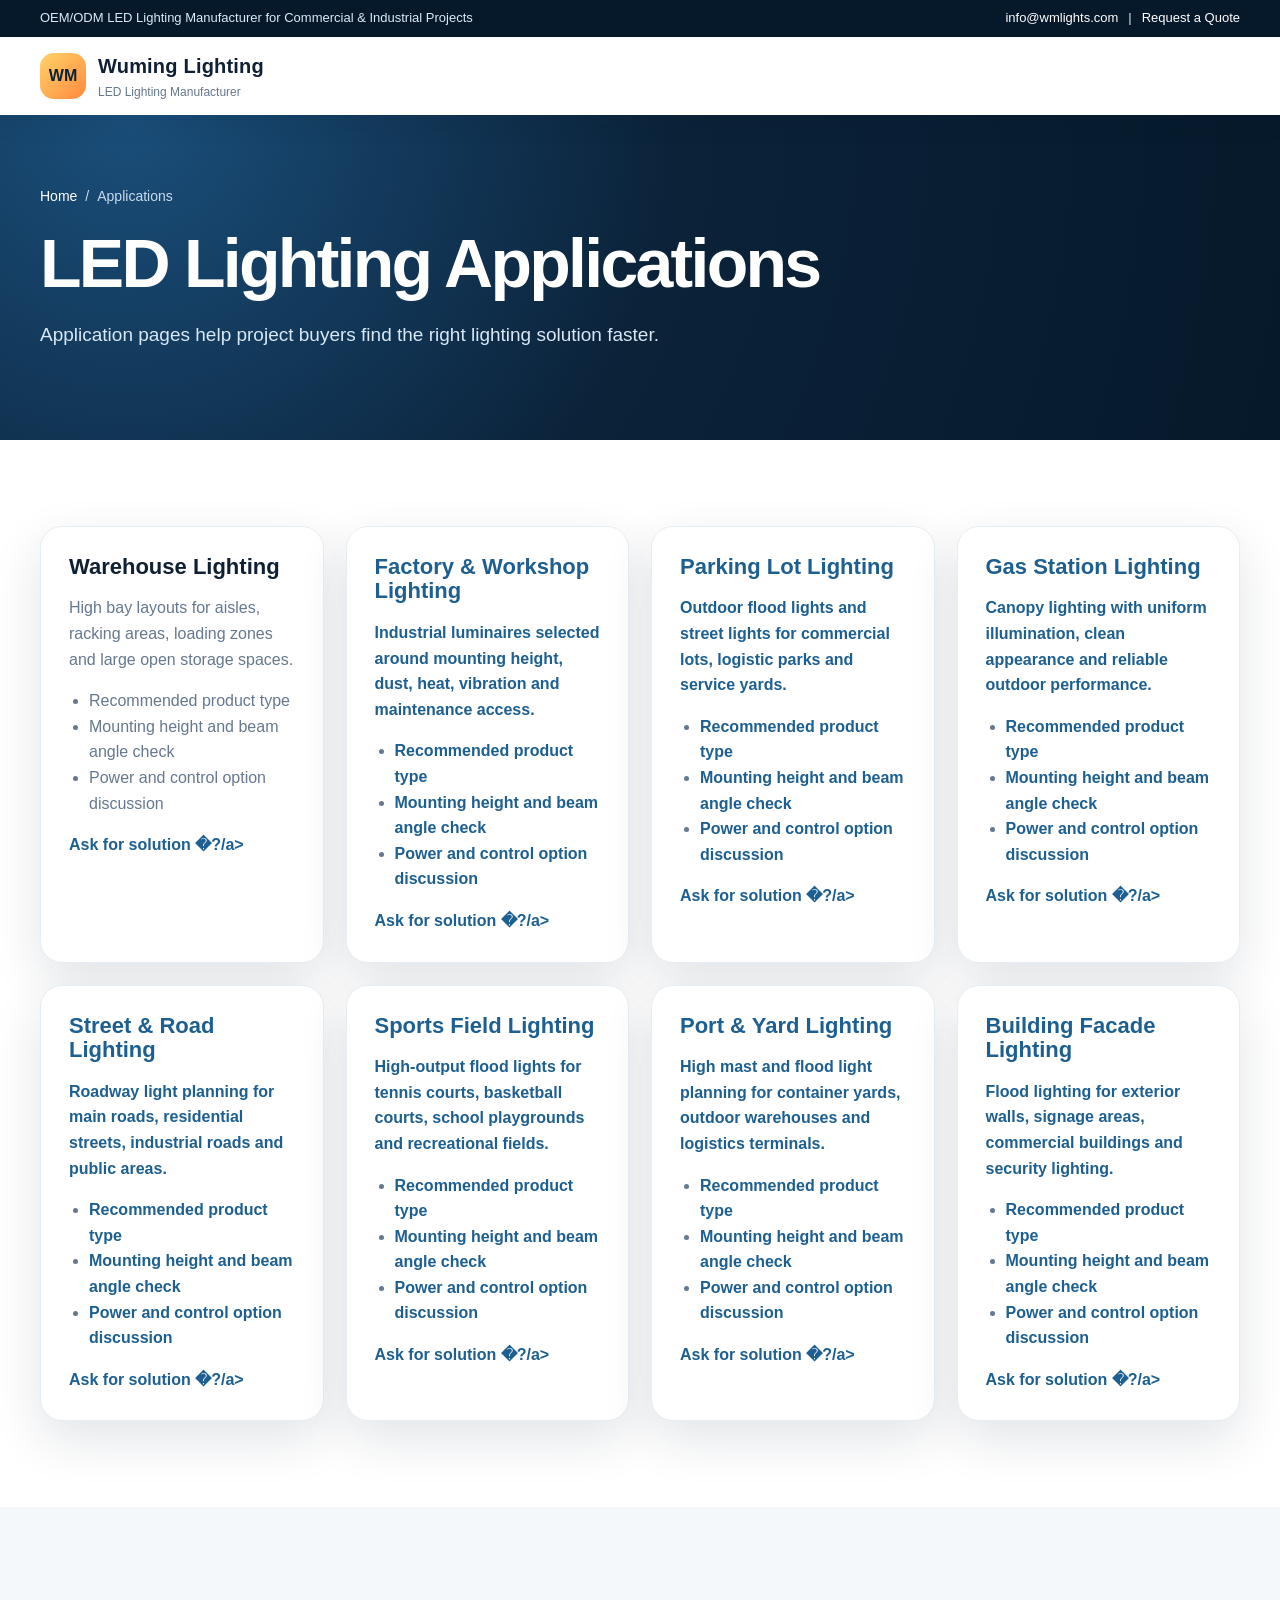
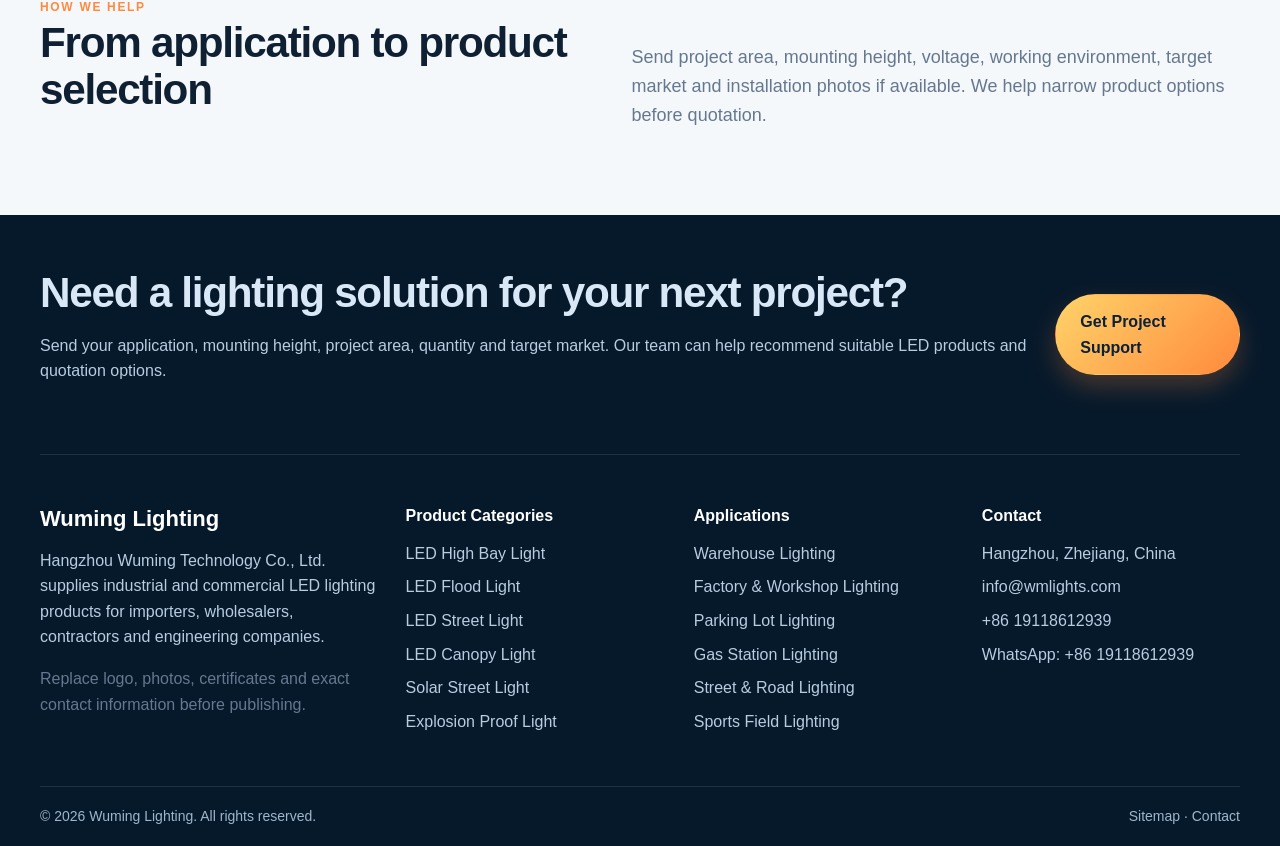
<file: applications/index.html>
<!doctype html>
<html lang='en'>
<head>
  <meta charset='utf-8'>
  <meta name='viewport' content='width=device-width, initial-scale=1'>
  <title>LED Lighting Applications for Warehouses, Roads &amp; Projects</title>
  <meta name='description' content='Find LED lighting solutions for warehouses, factories, parking lots, gas stations, streets, sports fields and outdoor projects.'>
  <meta name='robots' content='index, follow'>
  <link rel='canonical' href='https://wmlights.com/applications/'>
  <meta property='og:title' content='LED Lighting Applications for Warehouses, Roads &amp; Projects'>
  <meta property='og:description' content='Find LED lighting solutions for warehouses, factories, parking lots, gas stations, streets, sports fields and outdoor projects.'>
  <meta property='og:type' content='website'>
  <meta name='theme-color' content='#0b2239'>
  <link rel='stylesheet' href='/assets/css/style.css'>
  
</head>
<body>

<header class='site-header' id='top'>
  <div class='topbar'>
    <div>OEM/ODM LED Lighting Manufacturer for Commercial & Industrial Projects</div>
    <div class='topbar-links'><a href='mailto:info@wmlights.com'>info@wmlights.com</a><span>|</span><a href='/contact/'>Request a Quote</a></div>
  </div>
  <div class='nav-wrap'>
    <a class='brand' href='/' aria-label='Wuming Lighting home'>
      <span class='brand-mark'>WM</span><span><strong>Wuming Lighting</strong><small>LED Lighting Manufacturer</small></span>
    </a>
    <button class='menu-toggle' aria-label='Open navigation' aria-expanded='false'>�?/button>
    <nav class='main-nav' aria-label='Main navigation'><a class='' href='/'>Home</a><a class='' href='/products/'>Products</a><a class='' href='/solutions/'>Solutions</a><a class='active' href='/applications/'>Applications</a><a class='' href='/case-studies/'>Case Studies</a><a class='' href='/about/'>About Us</a><a class='' href='/contact/'>Contact</a></nav>
  </div>
</header>

<main>
<section class='page-hero section-dark'><div class='container'><div class='breadcrumb'><a href='/'>Home</a><span>/</span><span>Applications</span></div><h1>LED Lighting Applications</h1><p>Application pages help project buyers find the right lighting solution faster.</p></div></section>
<section class='section'><div class='container app-card-grid'><article class='application-card'><h3>Warehouse Lighting</h3><p>High bay layouts for aisles, racking areas, loading zones and large open storage spaces.</p><ul><li>Recommended product type</li><li>Mounting height and beam angle check</li><li>Power and control option discussion</li></ul><a href='/contact/'>Ask for solution �?/a></article><article class='application-card'><h3>Factory & Workshop Lighting</h3><p>Industrial luminaires selected around mounting height, dust, heat, vibration and maintenance access.</p><ul><li>Recommended product type</li><li>Mounting height and beam angle check</li><li>Power and control option discussion</li></ul><a href='/contact/'>Ask for solution �?/a></article><article class='application-card'><h3>Parking Lot Lighting</h3><p>Outdoor flood lights and street lights for commercial lots, logistic parks and service yards.</p><ul><li>Recommended product type</li><li>Mounting height and beam angle check</li><li>Power and control option discussion</li></ul><a href='/contact/'>Ask for solution �?/a></article><article class='application-card'><h3>Gas Station Lighting</h3><p>Canopy lighting with uniform illumination, clean appearance and reliable outdoor performance.</p><ul><li>Recommended product type</li><li>Mounting height and beam angle check</li><li>Power and control option discussion</li></ul><a href='/contact/'>Ask for solution �?/a></article><article class='application-card'><h3>Street & Road Lighting</h3><p>Roadway light planning for main roads, residential streets, industrial roads and public areas.</p><ul><li>Recommended product type</li><li>Mounting height and beam angle check</li><li>Power and control option discussion</li></ul><a href='/contact/'>Ask for solution �?/a></article><article class='application-card'><h3>Sports Field Lighting</h3><p>High-output flood lights for tennis courts, basketball courts, school playgrounds and recreational fields.</p><ul><li>Recommended product type</li><li>Mounting height and beam angle check</li><li>Power and control option discussion</li></ul><a href='/contact/'>Ask for solution �?/a></article><article class='application-card'><h3>Port & Yard Lighting</h3><p>High mast and flood light planning for container yards, outdoor warehouses and logistics terminals.</p><ul><li>Recommended product type</li><li>Mounting height and beam angle check</li><li>Power and control option discussion</li></ul><a href='/contact/'>Ask for solution �?/a></article><article class='application-card'><h3>Building Facade Lighting</h3><p>Flood lighting for exterior walls, signage areas, commercial buildings and security lighting.</p><ul><li>Recommended product type</li><li>Mounting height and beam angle check</li><li>Power and control option discussion</li></ul><a href='/contact/'>Ask for solution �?/a></article></div></section>
<section class='section soft-bg'><div class='container split-head'><div><span class='eyebrow'>How We Help</span><h2>From application to product selection</h2></div><p>Send project area, mounting height, voltage, working environment, target market and installation photos if available. We help narrow product options before quotation.</p></div></section>
</main>

<footer class='site-footer'>
  <div class='container footer-cta'>
    <div><h2>Need a lighting solution for your next project?</h2><p>Send your application, mounting height, project area, quantity and target market. Our team can help recommend suitable LED products and quotation options.</p></div>
    <a class='btn btn-primary' href='/contact/'>Get Project Support</a>
  </div>
  <div class='container footer-grid'>
    <div><h3>Wuming Lighting</h3><p>Hangzhou Wuming Technology Co., Ltd. supplies industrial and commercial LED lighting products for importers, wholesalers, contractors and engineering companies.</p><p class='muted'>Replace logo, photos, certificates and exact contact information before publishing.</p></div>
    <div><h4>Product Categories</h4><ul><li><a href='/products/#led-high-bay-light'>LED High Bay Light</a></li><li><a href='/products/#led-flood-light'>LED Flood Light</a></li><li><a href='/products/#led-street-light'>LED Street Light</a></li><li><a href='/products/#led-canopy-light'>LED Canopy Light</a></li><li><a href='/products/#solar-street-light'>Solar Street Light</a></li><li><a href='/products/#explosion-proof-light'>Explosion Proof Light</a></li></ul></div>
    <div><h4>Applications</h4><ul><li><a href='/applications/'>Warehouse Lighting</a></li><li><a href='/applications/'>Factory & Workshop Lighting</a></li><li><a href='/applications/'>Parking Lot Lighting</a></li><li><a href='/applications/'>Gas Station Lighting</a></li><li><a href='/applications/'>Street & Road Lighting</a></li><li><a href='/applications/'>Sports Field Lighting</a></li></ul></div>
    <div><h4>Contact</h4><ul><li>Hangzhou, Zhejiang, China</li><li><a href='mailto:info@wmlights.com'>info@wmlights.com</a></li><li>+86 19118612939</li><li>WhatsApp: +86 19118612939</li></ul></div>
  </div>
  <div class='container footer-bottom'><span>© 2026 Wuming Lighting. All rights reserved.</span><span><a href='/sitemap.xml'>Sitemap</a> · <a href='/contact/'>Contact</a></span></div>
</footer>
<button class='back-to-top' aria-label='Back to top'>�?/button>
<script src='/assets/js/main.js'></script>

</body>
</html>
</file>
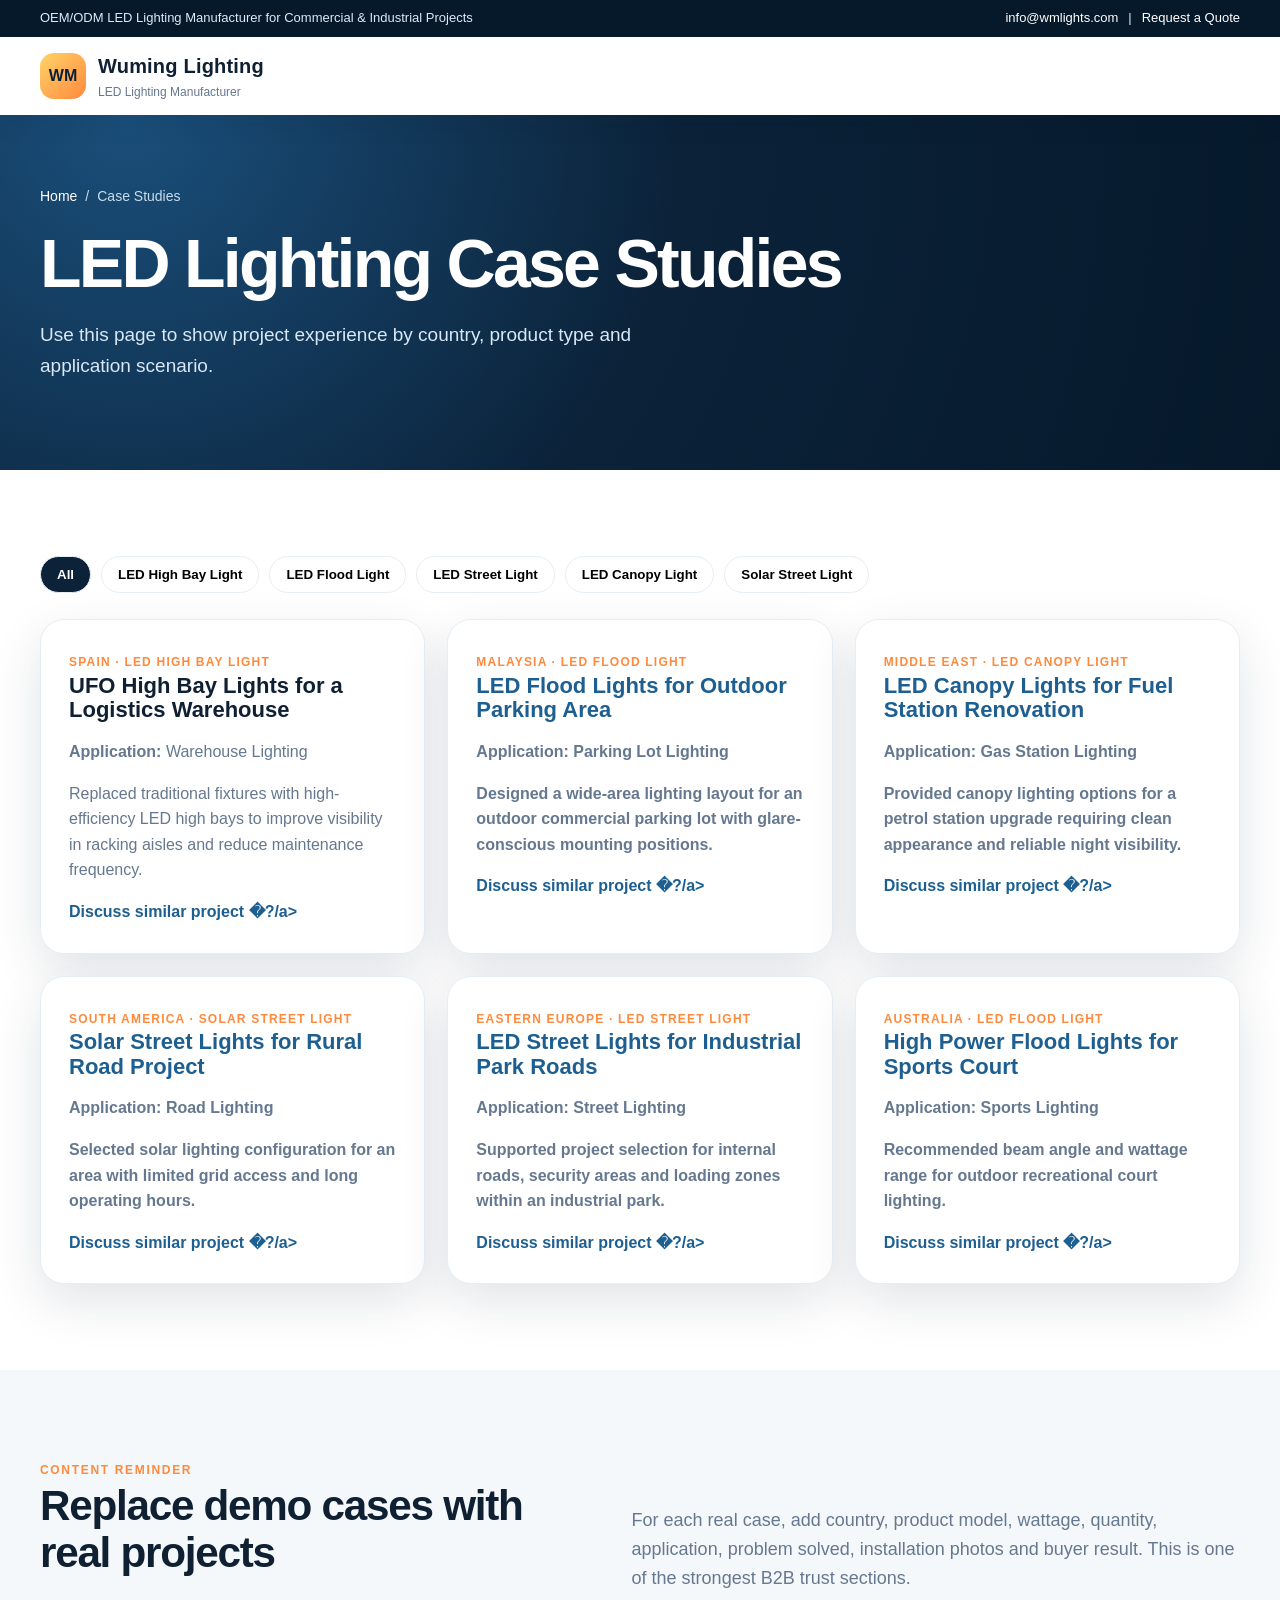
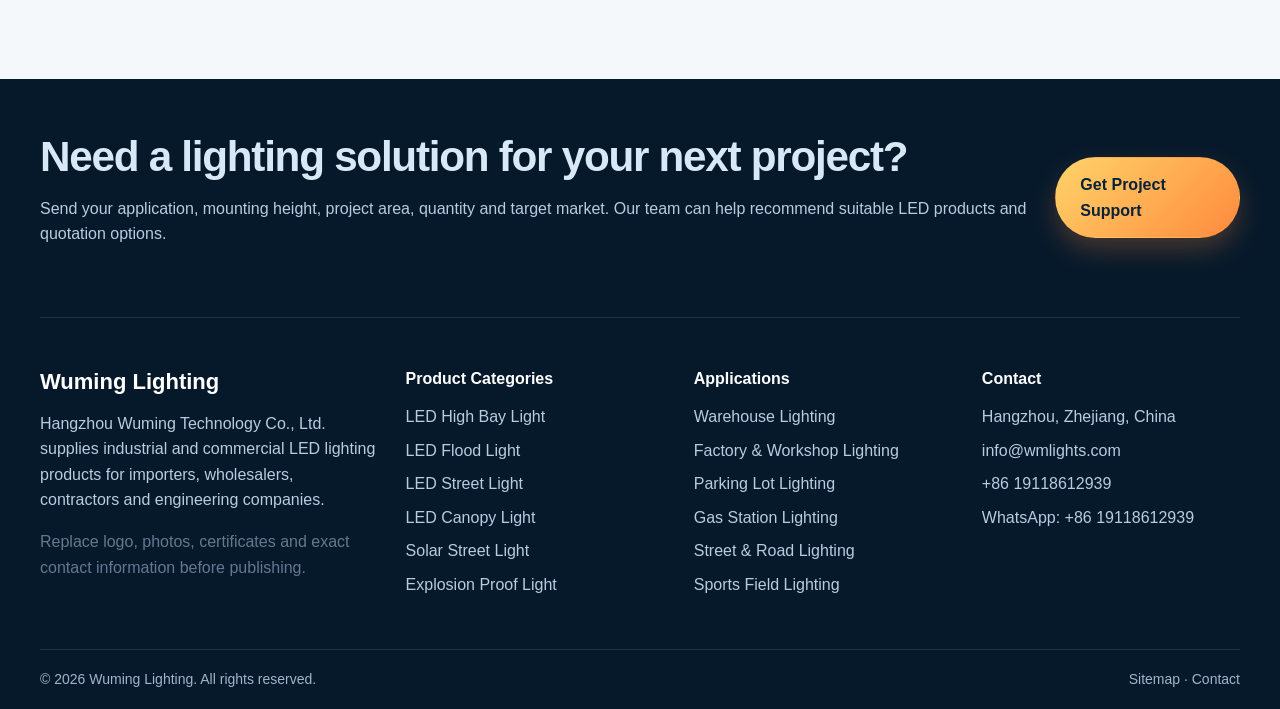
<file: case-studies/index.html>
<!doctype html>
<html lang='en'>
<head>
  <meta charset='utf-8'>
  <meta name='viewport' content='width=device-width, initial-scale=1'>
  <title>LED Lighting Case Studies | Commercial &amp; Industrial Projects</title>
  <meta name='description' content='LED lighting case studies for warehouses, parking lots, roads, gas stations, outdoor areas and sports lighting projects.'>
  <meta name='robots' content='index, follow'>
  <link rel='canonical' href='https://wmlights.com/case-studies/'>
  <meta property='og:title' content='LED Lighting Case Studies | Commercial &amp; Industrial Projects'>
  <meta property='og:description' content='LED lighting case studies for warehouses, parking lots, roads, gas stations, outdoor areas and sports lighting projects.'>
  <meta property='og:type' content='website'>
  <meta name='theme-color' content='#0b2239'>
  <link rel='stylesheet' href='/assets/css/style.css'>
  
</head>
<body>

<header class='site-header' id='top'>
  <div class='topbar'>
    <div>OEM/ODM LED Lighting Manufacturer for Commercial & Industrial Projects</div>
    <div class='topbar-links'><a href='mailto:info@wmlights.com'>info@wmlights.com</a><span>|</span><a href='/contact/'>Request a Quote</a></div>
  </div>
  <div class='nav-wrap'>
    <a class='brand' href='/' aria-label='Wuming Lighting home'>
      <span class='brand-mark'>WM</span><span><strong>Wuming Lighting</strong><small>LED Lighting Manufacturer</small></span>
    </a>
    <button class='menu-toggle' aria-label='Open navigation' aria-expanded='false'>�?/button>
    <nav class='main-nav' aria-label='Main navigation'><a class='' href='/'>Home</a><a class='' href='/products/'>Products</a><a class='' href='/solutions/'>Solutions</a><a class='' href='/applications/'>Applications</a><a class='active' href='/case-studies/'>Case Studies</a><a class='' href='/about/'>About Us</a><a class='' href='/contact/'>Contact</a></nav>
  </div>
</header>

<main>
<section class='page-hero section-dark'><div class='container'><div class='breadcrumb'><a href='/'>Home</a><span>/</span><span>Case Studies</span></div><h1>LED Lighting Case Studies</h1><p>Use this page to show project experience by country, product type and application scenario.</p></div></section>
<section class='section'>
  <div class='container case-filter'><button class='filter-btn active' data-filter='all'>All</button><button class='filter-btn' data-filter='led-high-bay-light'>LED High Bay Light</button><button class='filter-btn' data-filter='led-flood-light'>LED Flood Light</button><button class='filter-btn' data-filter='led-street-light'>LED Street Light</button><button class='filter-btn' data-filter='led-canopy-light'>LED Canopy Light</button><button class='filter-btn' data-filter='solar-street-light'>Solar Street Light</button></div>
  <div class='container case-grid'><article class='case-card' data-case='led-high-bay-light'><span>Spain · LED High Bay Light</span><h3>UFO High Bay Lights for a Logistics Warehouse</h3><p><strong>Application:</strong> Warehouse Lighting</p><p>Replaced traditional fixtures with high-efficiency LED high bays to improve visibility in racking aisles and reduce maintenance frequency.</p><a href='/contact/'>Discuss similar project �?/a></article><article class='case-card' data-case='led-flood-light'><span>Malaysia · LED Flood Light</span><h3>LED Flood Lights for Outdoor Parking Area</h3><p><strong>Application:</strong> Parking Lot Lighting</p><p>Designed a wide-area lighting layout for an outdoor commercial parking lot with glare-conscious mounting positions.</p><a href='/contact/'>Discuss similar project �?/a></article><article class='case-card' data-case='led-canopy-light'><span>Middle East · LED Canopy Light</span><h3>LED Canopy Lights for Fuel Station Renovation</h3><p><strong>Application:</strong> Gas Station Lighting</p><p>Provided canopy lighting options for a petrol station upgrade requiring clean appearance and reliable night visibility.</p><a href='/contact/'>Discuss similar project �?/a></article><article class='case-card' data-case='solar-street-light'><span>South America · Solar Street Light</span><h3>Solar Street Lights for Rural Road Project</h3><p><strong>Application:</strong> Road Lighting</p><p>Selected solar lighting configuration for an area with limited grid access and long operating hours.</p><a href='/contact/'>Discuss similar project �?/a></article><article class='case-card' data-case='led-street-light'><span>Eastern Europe · LED Street Light</span><h3>LED Street Lights for Industrial Park Roads</h3><p><strong>Application:</strong> Street Lighting</p><p>Supported project selection for internal roads, security areas and loading zones within an industrial park.</p><a href='/contact/'>Discuss similar project �?/a></article><article class='case-card' data-case='led-flood-light'><span>Australia · LED Flood Light</span><h3>High Power Flood Lights for Sports Court</h3><p><strong>Application:</strong> Sports Lighting</p><p>Recommended beam angle and wattage range for outdoor recreational court lighting.</p><a href='/contact/'>Discuss similar project �?/a></article></div>
</section>
<section class='section soft-bg'><div class='container split-head'><div><span class='eyebrow'>Content Reminder</span><h2>Replace demo cases with real projects</h2></div><p>For each real case, add country, product model, wattage, quantity, application, problem solved, installation photos and buyer result. This is one of the strongest B2B trust sections.</p></div></section>
</main>

<footer class='site-footer'>
  <div class='container footer-cta'>
    <div><h2>Need a lighting solution for your next project?</h2><p>Send your application, mounting height, project area, quantity and target market. Our team can help recommend suitable LED products and quotation options.</p></div>
    <a class='btn btn-primary' href='/contact/'>Get Project Support</a>
  </div>
  <div class='container footer-grid'>
    <div><h3>Wuming Lighting</h3><p>Hangzhou Wuming Technology Co., Ltd. supplies industrial and commercial LED lighting products for importers, wholesalers, contractors and engineering companies.</p><p class='muted'>Replace logo, photos, certificates and exact contact information before publishing.</p></div>
    <div><h4>Product Categories</h4><ul><li><a href='/products/#led-high-bay-light'>LED High Bay Light</a></li><li><a href='/products/#led-flood-light'>LED Flood Light</a></li><li><a href='/products/#led-street-light'>LED Street Light</a></li><li><a href='/products/#led-canopy-light'>LED Canopy Light</a></li><li><a href='/products/#solar-street-light'>Solar Street Light</a></li><li><a href='/products/#explosion-proof-light'>Explosion Proof Light</a></li></ul></div>
    <div><h4>Applications</h4><ul><li><a href='/applications/'>Warehouse Lighting</a></li><li><a href='/applications/'>Factory & Workshop Lighting</a></li><li><a href='/applications/'>Parking Lot Lighting</a></li><li><a href='/applications/'>Gas Station Lighting</a></li><li><a href='/applications/'>Street & Road Lighting</a></li><li><a href='/applications/'>Sports Field Lighting</a></li></ul></div>
    <div><h4>Contact</h4><ul><li>Hangzhou, Zhejiang, China</li><li><a href='mailto:info@wmlights.com'>info@wmlights.com</a></li><li>+86 19118612939</li><li>WhatsApp: +86 19118612939</li></ul></div>
  </div>
  <div class='container footer-bottom'><span>© 2026 Wuming Lighting. All rights reserved.</span><span><a href='/sitemap.xml'>Sitemap</a> · <a href='/contact/'>Contact</a></span></div>
</footer>
<button class='back-to-top' aria-label='Back to top'>�?/button>
<script src='/assets/js/main.js'></script>

</body>
</html>
</file>
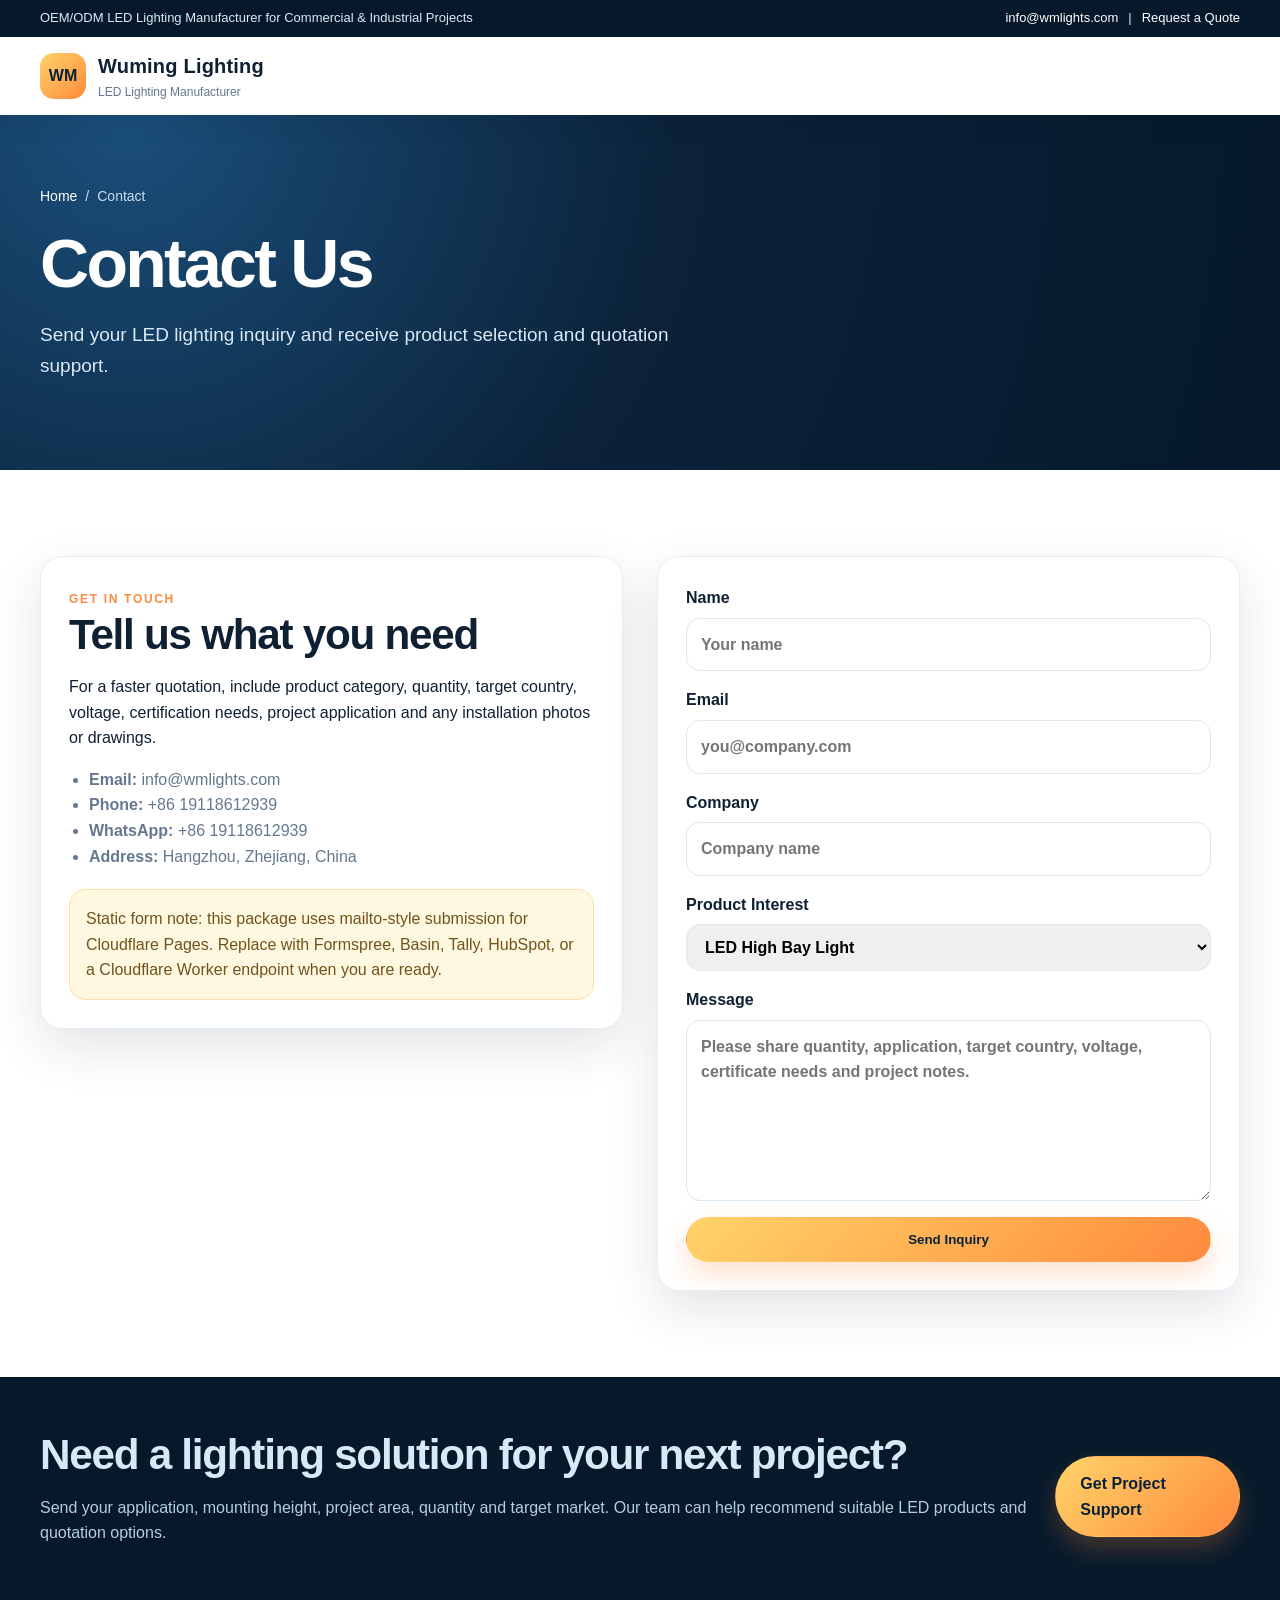
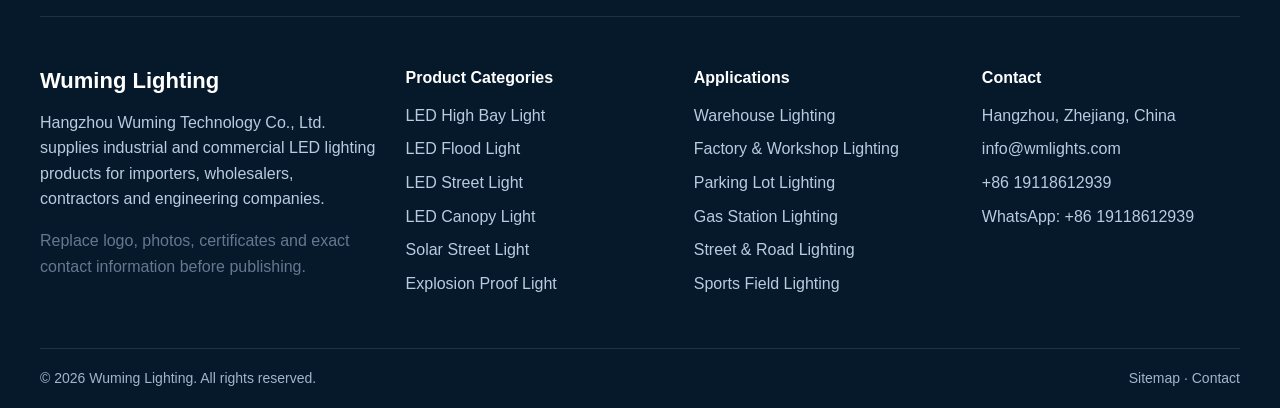
<file: contact/index.html>
<!doctype html>
<html lang='en'>
<head>
  <meta charset='utf-8'>
  <meta name='viewport' content='width=device-width, initial-scale=1'>
  <title>Contact Wuming Lighting | Request LED Lighting Quote</title>
  <meta name='description' content='Contact Wuming Lighting for LED high bay, flood, street, canopy, solar and industrial lighting quotation support.'>
  <meta name='robots' content='index, follow'>
  <link rel='canonical' href='https://wmlights.com/contact/'>
  <meta property='og:title' content='Contact Wuming Lighting | Request LED Lighting Quote'>
  <meta property='og:description' content='Contact Wuming Lighting for LED high bay, flood, street, canopy, solar and industrial lighting quotation support.'>
  <meta property='og:type' content='website'>
  <meta name='theme-color' content='#0b2239'>
  <link rel='stylesheet' href='/assets/css/style.css'>
  
</head>
<body>

<header class='site-header' id='top'>
  <div class='topbar'>
    <div>OEM/ODM LED Lighting Manufacturer for Commercial & Industrial Projects</div>
    <div class='topbar-links'><a href='mailto:info@wmlights.com'>info@wmlights.com</a><span>|</span><a href='/contact/'>Request a Quote</a></div>
  </div>
  <div class='nav-wrap'>
    <a class='brand' href='/' aria-label='Wuming Lighting home'>
      <span class='brand-mark'>WM</span><span><strong>Wuming Lighting</strong><small>LED Lighting Manufacturer</small></span>
    </a>
    <button class='menu-toggle' aria-label='Open navigation' aria-expanded='false'>�?/button>
    <nav class='main-nav' aria-label='Main navigation'><a class='' href='/'>Home</a><a class='' href='/products/'>Products</a><a class='' href='/solutions/'>Solutions</a><a class='' href='/applications/'>Applications</a><a class='' href='/case-studies/'>Case Studies</a><a class='' href='/about/'>About Us</a><a class='active' href='/contact/'>Contact</a></nav>
  </div>
</header>

<main>
<section class='page-hero section-dark'><div class='container'><div class='breadcrumb'><a href='/'>Home</a><span>/</span><span>Contact</span></div><h1>Contact Us</h1><p>Send your LED lighting inquiry and receive product selection and quotation support.</p></div></section>
<section class='section'>
  <div class='container contact-grid'>
    <div class='contact-info'>
      <span class='eyebrow'>Get In Touch</span><h2>Tell us what you need</h2>
      <p>For a faster quotation, include product category, quantity, target country, voltage, certification needs, project application and any installation photos or drawings.</p>
      <ul class='contact-list'><li><strong>Email:</strong> <a href='mailto:info@wmlights.com'>info@wmlights.com</a></li><li><strong>Phone:</strong> +86 19118612939</li><li><strong>WhatsApp:</strong> +86 19118612939</li><li><strong>Address:</strong> Hangzhou, Zhejiang, China</li></ul>
      <div class='notice'>Static form note: this package uses mailto-style submission for Cloudflare Pages. Replace with Formspree, Basin, Tally, HubSpot, or a Cloudflare Worker endpoint when you are ready.</div>
    </div>
    <form class='contact-form' data-mail-form>
      <label>Name<input name='name' required placeholder='Your name'></label>
      <label>Email<input type='email' name='email' required placeholder='you@company.com'></label>
      <label>Company<input name='company' placeholder='Company name'></label>
      <label>Product Interest<select name='product'><option>LED High Bay Light</option><option>LED Flood Light</option><option>LED Street Light</option><option>LED Canopy Light</option><option>Solar Street Light</option><option>Explosion Proof Light</option></select></label>
      <label>Message<textarea name='message' rows='6' placeholder='Please share quantity, application, target country, voltage, certificate needs and project notes.'></textarea></label>
      <button class='btn btn-primary' type='submit'>Send Inquiry</button>
    </form>
  </div>
</section>
</main>

<footer class='site-footer'>
  <div class='container footer-cta'>
    <div><h2>Need a lighting solution for your next project?</h2><p>Send your application, mounting height, project area, quantity and target market. Our team can help recommend suitable LED products and quotation options.</p></div>
    <a class='btn btn-primary' href='/contact/'>Get Project Support</a>
  </div>
  <div class='container footer-grid'>
    <div><h3>Wuming Lighting</h3><p>Hangzhou Wuming Technology Co., Ltd. supplies industrial and commercial LED lighting products for importers, wholesalers, contractors and engineering companies.</p><p class='muted'>Replace logo, photos, certificates and exact contact information before publishing.</p></div>
    <div><h4>Product Categories</h4><ul><li><a href='/products/#led-high-bay-light'>LED High Bay Light</a></li><li><a href='/products/#led-flood-light'>LED Flood Light</a></li><li><a href='/products/#led-street-light'>LED Street Light</a></li><li><a href='/products/#led-canopy-light'>LED Canopy Light</a></li><li><a href='/products/#solar-street-light'>Solar Street Light</a></li><li><a href='/products/#explosion-proof-light'>Explosion Proof Light</a></li></ul></div>
    <div><h4>Applications</h4><ul><li><a href='/applications/'>Warehouse Lighting</a></li><li><a href='/applications/'>Factory & Workshop Lighting</a></li><li><a href='/applications/'>Parking Lot Lighting</a></li><li><a href='/applications/'>Gas Station Lighting</a></li><li><a href='/applications/'>Street & Road Lighting</a></li><li><a href='/applications/'>Sports Field Lighting</a></li></ul></div>
    <div><h4>Contact</h4><ul><li>Hangzhou, Zhejiang, China</li><li><a href='mailto:info@wmlights.com'>info@wmlights.com</a></li><li>+86 19118612939</li><li>WhatsApp: +86 19118612939</li></ul></div>
  </div>
  <div class='container footer-bottom'><span>© 2026 Wuming Lighting. All rights reserved.</span><span><a href='/sitemap.xml'>Sitemap</a> · <a href='/contact/'>Contact</a></span></div>
</footer>
<button class='back-to-top' aria-label='Back to top'>�?/button>
<script src='/assets/js/main.js'></script>

</body>
</html>
</file>
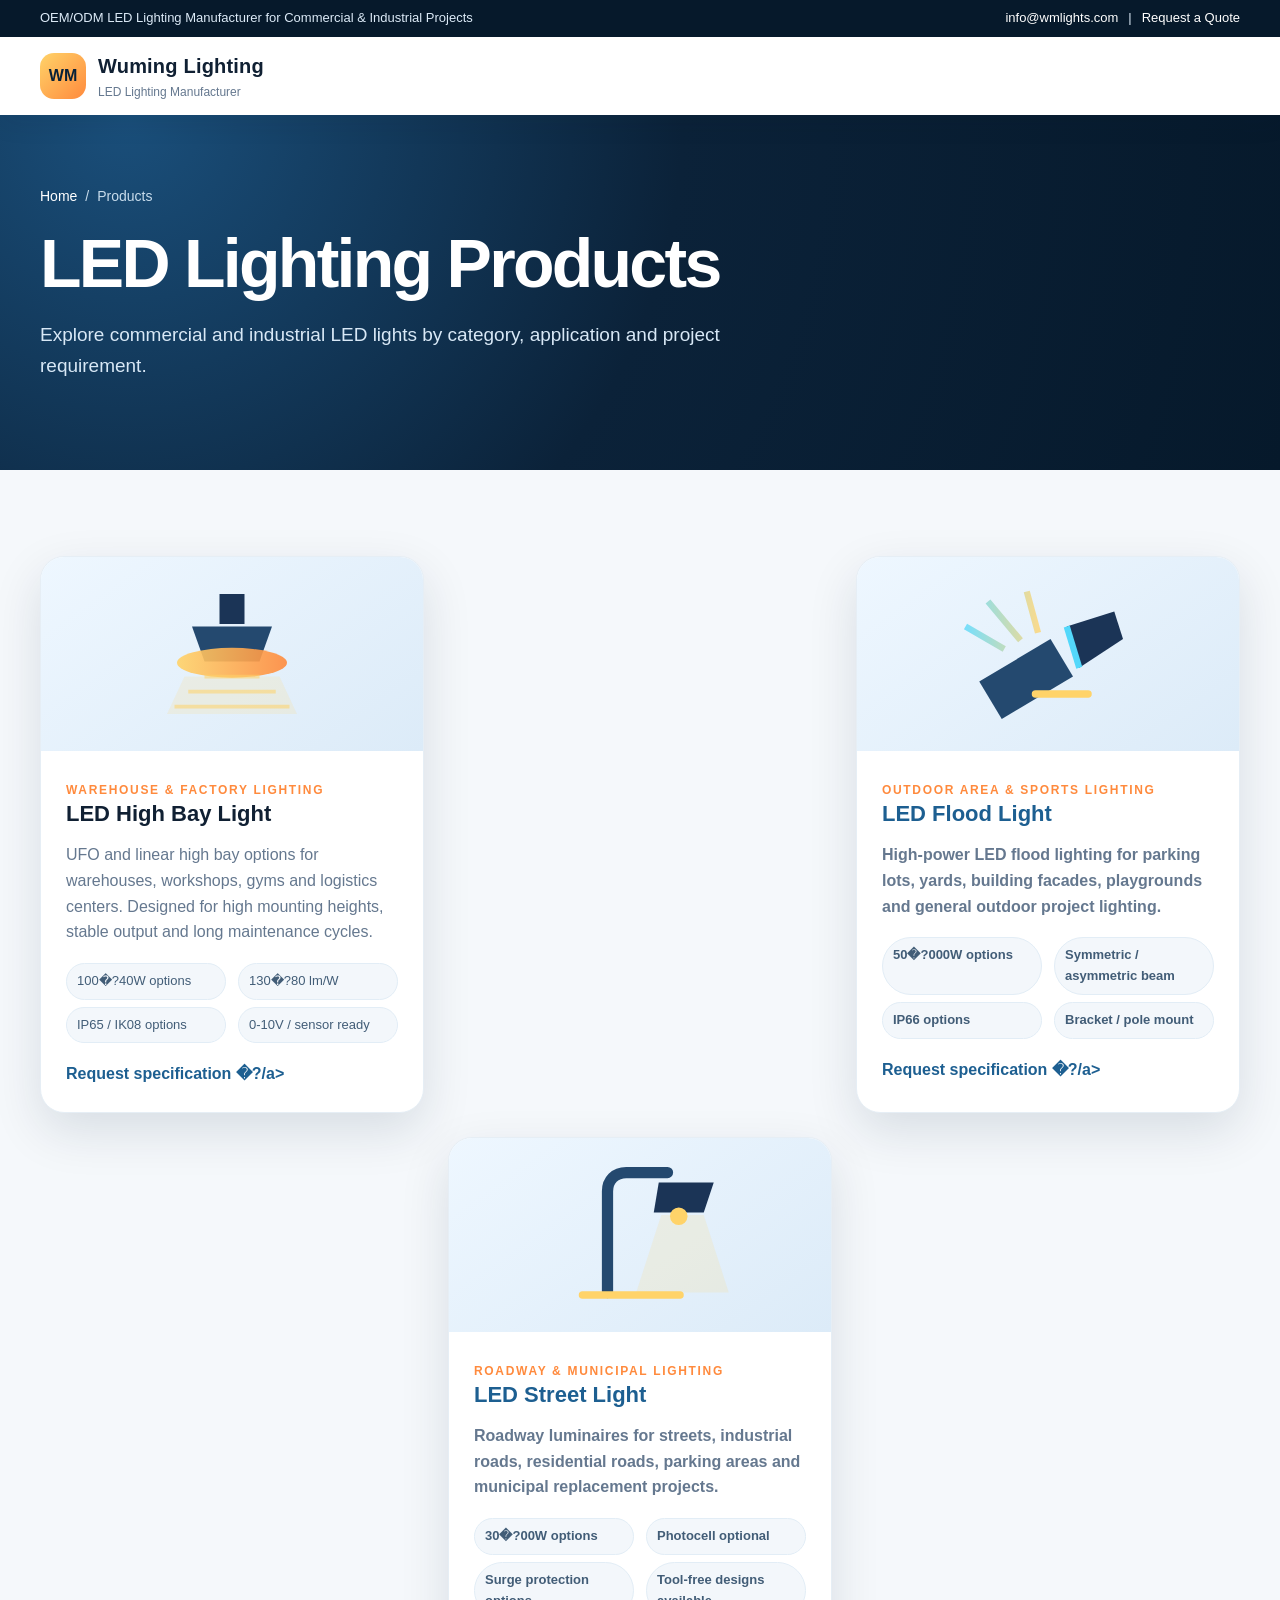
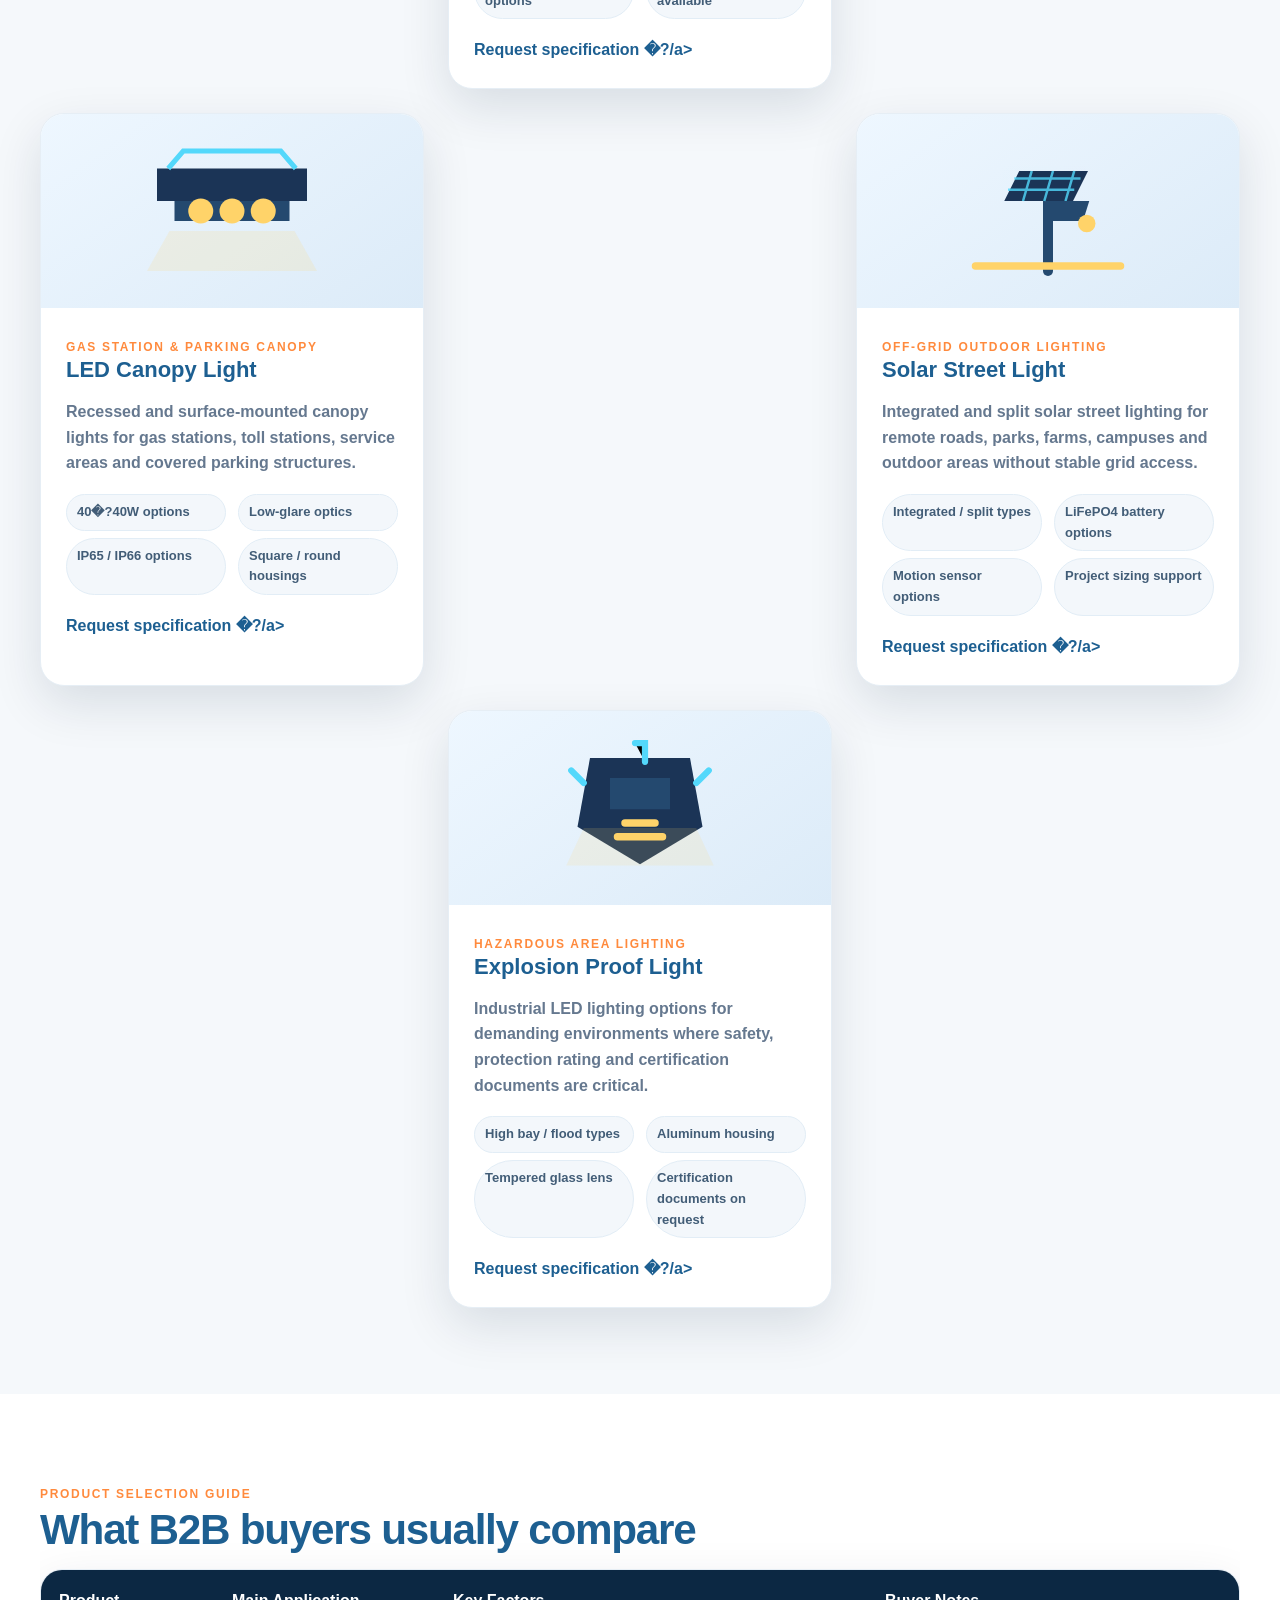
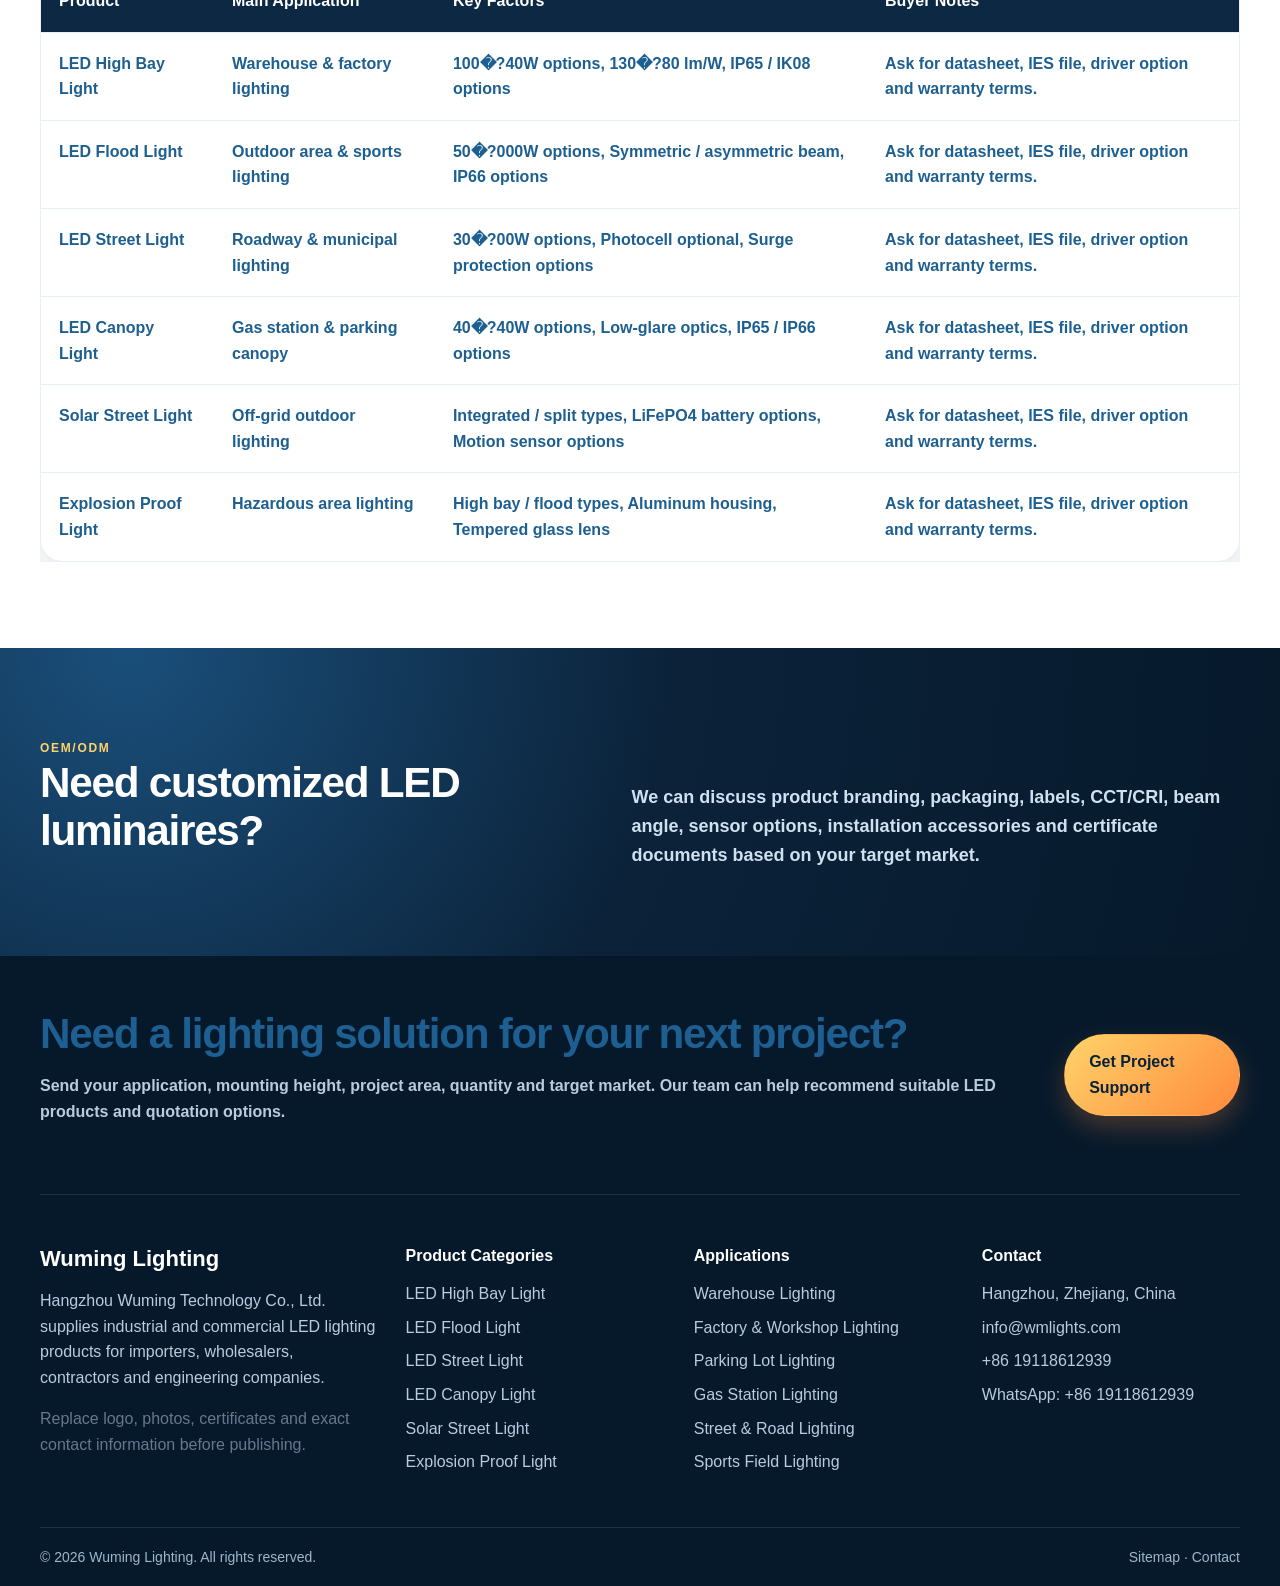
<file: products/index.html>
<!doctype html>
<html lang='en'>
<head>
  <meta charset='utf-8'>
  <meta name='viewport' content='width=device-width, initial-scale=1'>
  <title>LED Lighting Products | High Bay, Flood, Street &amp; Canopy</title>
  <meta name='description' content='Browse LED high bay lights, flood lights, street lights, canopy lights, solar street lights and explosion proof lighting products.'>
  <meta name='robots' content='index, follow'>
  <link rel='canonical' href='https://wmlights.com/products/'>
  <meta property='og:title' content='LED Lighting Products | High Bay, Flood, Street &amp; Canopy'>
  <meta property='og:description' content='Browse LED high bay lights, flood lights, street lights, canopy lights, solar street lights and explosion proof lighting products.'>
  <meta property='og:type' content='website'>
  <meta name='theme-color' content='#0b2239'>
  <link rel='stylesheet' href='/assets/css/style.css'>
  
</head>
<body>

<header class='site-header' id='top'>
  <div class='topbar'>
    <div>OEM/ODM LED Lighting Manufacturer for Commercial & Industrial Projects</div>
    <div class='topbar-links'><a href='mailto:info@wmlights.com'>info@wmlights.com</a><span>|</span><a href='/contact/'>Request a Quote</a></div>
  </div>
  <div class='nav-wrap'>
    <a class='brand' href='/' aria-label='Wuming Lighting home'>
      <span class='brand-mark'>WM</span><span><strong>Wuming Lighting</strong><small>LED Lighting Manufacturer</small></span>
    </a>
    <button class='menu-toggle' aria-label='Open navigation' aria-expanded='false'>�?/button>
    <nav class='main-nav' aria-label='Main navigation'><a class='' href='/'>Home</a><a class='active' href='/products/'>Products</a><a class='' href='/solutions/'>Solutions</a><a class='' href='/applications/'>Applications</a><a class='' href='/case-studies/'>Case Studies</a><a class='' href='/about/'>About Us</a><a class='' href='/contact/'>Contact</a></nav>
  </div>
</header>

<main>
<section class='page-hero section-dark'><div class='container'><div class='breadcrumb'><a href='/'>Home</a><span>/</span><span>Products</span></div><h1>LED Lighting Products</h1><p>Explore commercial and industrial LED lights by category, application and project requirement.</p></div></section>
<section class='section soft-bg'><div class='container product-grid'>
<article class='product-card' id='led-high-bay-light'>
  <div class='product-media'><svg viewBox='0 0 160 120' role='img' aria-hidden='true'><defs><linearGradient id='g1' x1='0' x2='1'><stop stop-color='#ffd369'/><stop offset='1' stop-color='#ff8a3d'/></linearGradient></defs><path d='M70 12h20v24H70z' fill='#1b3456'/><path d='M48 38h64l-10 28H58z' fill='#24496f'/><ellipse cx='80' cy='67' rx='44' ry='12' fill='url(#g1)' opacity='.9'/><path d='M42 78h76l14 30H28z' fill='#ffd369' opacity='.16'/><path d='M58 78h44M45 90h70M34 102h92' stroke='#ffd369' stroke-width='3' opacity='.55'/></svg></div>
  <div class='product-body'>
    <span class='eyebrow'>Warehouse & factory lighting</span>
    <h3>LED High Bay Light</h3>
    <p>UFO and linear high bay options for warehouses, workshops, gyms and logistics centers. Designed for high mounting heights, stable output and long maintenance cycles.</p>
    <ul class='spec-list'><li>100�?40W options</li><li>130�?80 lm/W</li><li>IP65 / IK08 options</li><li>0-10V / sensor ready</li></ul>
    <a class='text-link' href='/contact/?product=led-high-bay-light'>Request specification �?/a>
  </div>
</article>
<article class='product-card' id='led-flood-light'>
  <div class='product-media'><svg viewBox='0 0 160 120' role='img' aria-hidden='true'><defs><linearGradient id='gf' x1='0' x2='1'><stop stop-color='#53d8fb'/><stop offset='1' stop-color='#ffd369'/></linearGradient></defs><path d='M25 82l57-34 18 30-57 34z' fill='#24496f'/><path d='M95 38l38-12 7 22-35 23z' fill='#1b3456'/><path d='M95 38l10 33' stroke='#53d8fb' stroke-width='5'/><path d='M45 56L14 38M58 49L32 18M72 43L63 10' stroke='url(#gf)' stroke-width='5' opacity='.75'/><path d='M70 92h42' stroke='#ffd369' stroke-width='6' stroke-linecap='round'/></svg></div>
  <div class='product-body'>
    <span class='eyebrow'>Outdoor area & sports lighting</span>
    <h3>LED Flood Light</h3>
    <p>High-power LED flood lighting for parking lots, yards, building facades, playgrounds and general outdoor project lighting.</p>
    <ul class='spec-list'><li>50�?000W options</li><li>Symmetric / asymmetric beam</li><li>IP66 options</li><li>Bracket / pole mount</li></ul>
    <a class='text-link' href='/contact/?product=led-flood-light'>Request specification �?/a>
  </div>
</article>
<article class='product-card' id='led-street-light'>
  <div class='product-media'><svg viewBox='0 0 160 120' role='img' aria-hidden='true'><path d='M54 106V25c0-9 6-15 15-15h33' fill='none' stroke='#24496f' stroke-width='9' stroke-linecap='round'/><path d='M95 18h44l-8 24H91z' fill='#1b3456'/><path d='M97 44h34l20 62H77z' fill='#ffd369' opacity='.16'/><path d='M34 108h78' stroke='#ffd369' stroke-width='6' stroke-linecap='round'/><circle cx='111' cy='45' r='7' fill='#ffd369'/></svg></div>
  <div class='product-body'>
    <span class='eyebrow'>Roadway & municipal lighting</span>
    <h3>LED Street Light</h3>
    <p>Roadway luminaires for streets, industrial roads, residential roads, parking areas and municipal replacement projects.</p>
    <ul class='spec-list'><li>30�?00W options</li><li>Photocell optional</li><li>Surge protection options</li><li>Tool-free designs available</li></ul>
    <a class='text-link' href='/contact/?product=led-street-light'>Request specification �?/a>
  </div>
</article>
<article class='product-card' id='led-canopy-light'>
  <div class='product-media'><svg viewBox='0 0 160 120' role='img' aria-hidden='true'><path d='M20 26h120v26H20z' fill='#1b3456'/><path d='M34 52h92v16H34z' fill='#24496f'/><circle cx='55' cy='60' r='10' fill='#ffd369'/><circle cx='80' cy='60' r='10' fill='#ffd369'/><circle cx='105' cy='60' r='10' fill='#ffd369'/><path d='M30 76h100l18 32H12z' fill='#ffd369' opacity='.16'/><path d='M29 26l12-14h78l12 14' fill='none' stroke='#53d8fb' stroke-width='4'/></svg></div>
  <div class='product-body'>
    <span class='eyebrow'>Gas station & parking canopy</span>
    <h3>LED Canopy Light</h3>
    <p>Recessed and surface-mounted canopy lights for gas stations, toll stations, service areas and covered parking structures.</p>
    <ul class='spec-list'><li>40�?40W options</li><li>Low-glare optics</li><li>IP65 / IP66 options</li><li>Square / round housings</li></ul>
    <a class='text-link' href='/contact/?product=led-canopy-light'>Request specification �?/a>
  </div>
</article>
<article class='product-card' id='solar-street-light'>
  <div class='product-media'><svg viewBox='0 0 160 120' role='img' aria-hidden='true'><path d='M80 108V50' stroke='#24496f' stroke-width='8' stroke-linecap='round'/><path d='M57 28h55l-12 24H45z' fill='#1b3456'/><path d='M53 34h53M48 43h53M67 28l-7 24M84 28l-7 24M101 28l-7 24' stroke='#53d8fb' stroke-width='2' opacity='.8'/><path d='M80 52h33l-5 16H80z' fill='#24496f'/><circle cx='111' cy='70' r='7' fill='#ffd369'/><path d='M22 104h116' stroke='#ffd369' stroke-width='6' stroke-linecap='round'/></svg></div>
  <div class='product-body'>
    <span class='eyebrow'>Off-grid outdoor lighting</span>
    <h3>Solar Street Light</h3>
    <p>Integrated and split solar street lighting for remote roads, parks, farms, campuses and outdoor areas without stable grid access.</p>
    <ul class='spec-list'><li>Integrated / split types</li><li>LiFePO4 battery options</li><li>Motion sensor options</li><li>Project sizing support</li></ul>
    <a class='text-link' href='/contact/?product=solar-street-light'>Request specification �?/a>
  </div>
</article>
<article class='product-card' id='explosion-proof-light'>
  <div class='product-media'><svg viewBox='0 0 160 120' role='img' aria-hidden='true'><path d='M40 20h80l10 55-50 30-50-30z' fill='#1b3456'/><path d='M56 36h48v25H56z' fill='#24496f'/><path d='M68 72h24M62 83h36' stroke='#ffd369' stroke-width='6' stroke-linecap='round'/><path d='M76 8h8v15M25 30l10 10M135 30l-10 10' stroke='#53d8fb' stroke-width='5' stroke-linecap='round'/><path d='M35 76h90l14 30H21z' fill='#ffd369' opacity='.14'/></svg></div>
  <div class='product-body'>
    <span class='eyebrow'>Hazardous area lighting</span>
    <h3>Explosion Proof Light</h3>
    <p>Industrial LED lighting options for demanding environments where safety, protection rating and certification documents are critical.</p>
    <ul class='spec-list'><li>High bay / flood types</li><li>Aluminum housing</li><li>Tempered glass lens</li><li>Certification documents on request</li></ul>
    <a class='text-link' href='/contact/?product=explosion-proof-light'>Request specification �?/a>
  </div>
</article></div></section>
<section class='section'>
  <div class='container comparison-wrap'>
    <div class='section-head compact'><span class='eyebrow'>Product Selection Guide</span><h2>What B2B buyers usually compare</h2></div>
    <table class='comparison'><thead><tr><th>Product</th><th>Main Application</th><th>Key Factors</th><th>Buyer Notes</th></tr></thead><tbody>
    <tr><td>LED High Bay Light</td><td>Warehouse & factory lighting</td><td>100�?40W options, 130�?80 lm/W, IP65 / IK08 options</td><td>Ask for datasheet, IES file, driver option and warranty terms.</td></tr><tr><td>LED Flood Light</td><td>Outdoor area & sports lighting</td><td>50�?000W options, Symmetric / asymmetric beam, IP66 options</td><td>Ask for datasheet, IES file, driver option and warranty terms.</td></tr><tr><td>LED Street Light</td><td>Roadway & municipal lighting</td><td>30�?00W options, Photocell optional, Surge protection options</td><td>Ask for datasheet, IES file, driver option and warranty terms.</td></tr><tr><td>LED Canopy Light</td><td>Gas station & parking canopy</td><td>40�?40W options, Low-glare optics, IP65 / IP66 options</td><td>Ask for datasheet, IES file, driver option and warranty terms.</td></tr><tr><td>Solar Street Light</td><td>Off-grid outdoor lighting</td><td>Integrated / split types, LiFePO4 battery options, Motion sensor options</td><td>Ask for datasheet, IES file, driver option and warranty terms.</td></tr><tr><td>Explosion Proof Light</td><td>Hazardous area lighting</td><td>High bay / flood types, Aluminum housing, Tempered glass lens</td><td>Ask for datasheet, IES file, driver option and warranty terms.</td></tr>
    </tbody></table>
  </div>
</section>
<section class='section section-dark'><div class='container split-head'><div><span class='eyebrow'>OEM/ODM</span><h2>Need customized LED luminaires?</h2></div><p>We can discuss product branding, packaging, labels, CCT/CRI, beam angle, sensor options, installation accessories and certificate documents based on your target market.</p></div></section>
</main>

<footer class='site-footer'>
  <div class='container footer-cta'>
    <div><h2>Need a lighting solution for your next project?</h2><p>Send your application, mounting height, project area, quantity and target market. Our team can help recommend suitable LED products and quotation options.</p></div>
    <a class='btn btn-primary' href='/contact/'>Get Project Support</a>
  </div>
  <div class='container footer-grid'>
    <div><h3>Wuming Lighting</h3><p>Hangzhou Wuming Technology Co., Ltd. supplies industrial and commercial LED lighting products for importers, wholesalers, contractors and engineering companies.</p><p class='muted'>Replace logo, photos, certificates and exact contact information before publishing.</p></div>
    <div><h4>Product Categories</h4><ul><li><a href='/products/#led-high-bay-light'>LED High Bay Light</a></li><li><a href='/products/#led-flood-light'>LED Flood Light</a></li><li><a href='/products/#led-street-light'>LED Street Light</a></li><li><a href='/products/#led-canopy-light'>LED Canopy Light</a></li><li><a href='/products/#solar-street-light'>Solar Street Light</a></li><li><a href='/products/#explosion-proof-light'>Explosion Proof Light</a></li></ul></div>
    <div><h4>Applications</h4><ul><li><a href='/applications/'>Warehouse Lighting</a></li><li><a href='/applications/'>Factory & Workshop Lighting</a></li><li><a href='/applications/'>Parking Lot Lighting</a></li><li><a href='/applications/'>Gas Station Lighting</a></li><li><a href='/applications/'>Street & Road Lighting</a></li><li><a href='/applications/'>Sports Field Lighting</a></li></ul></div>
    <div><h4>Contact</h4><ul><li>Hangzhou, Zhejiang, China</li><li><a href='mailto:info@wmlights.com'>info@wmlights.com</a></li><li>+86 19118612939</li><li>WhatsApp: +86 19118612939</li></ul></div>
  </div>
  <div class='container footer-bottom'><span>© 2026 Wuming Lighting. All rights reserved.</span><span><a href='/sitemap.xml'>Sitemap</a> · <a href='/contact/'>Contact</a></span></div>
</footer>
<button class='back-to-top' aria-label='Back to top'>�?/button>
<script src='/assets/js/main.js'></script>

</body>
</html>
</file>
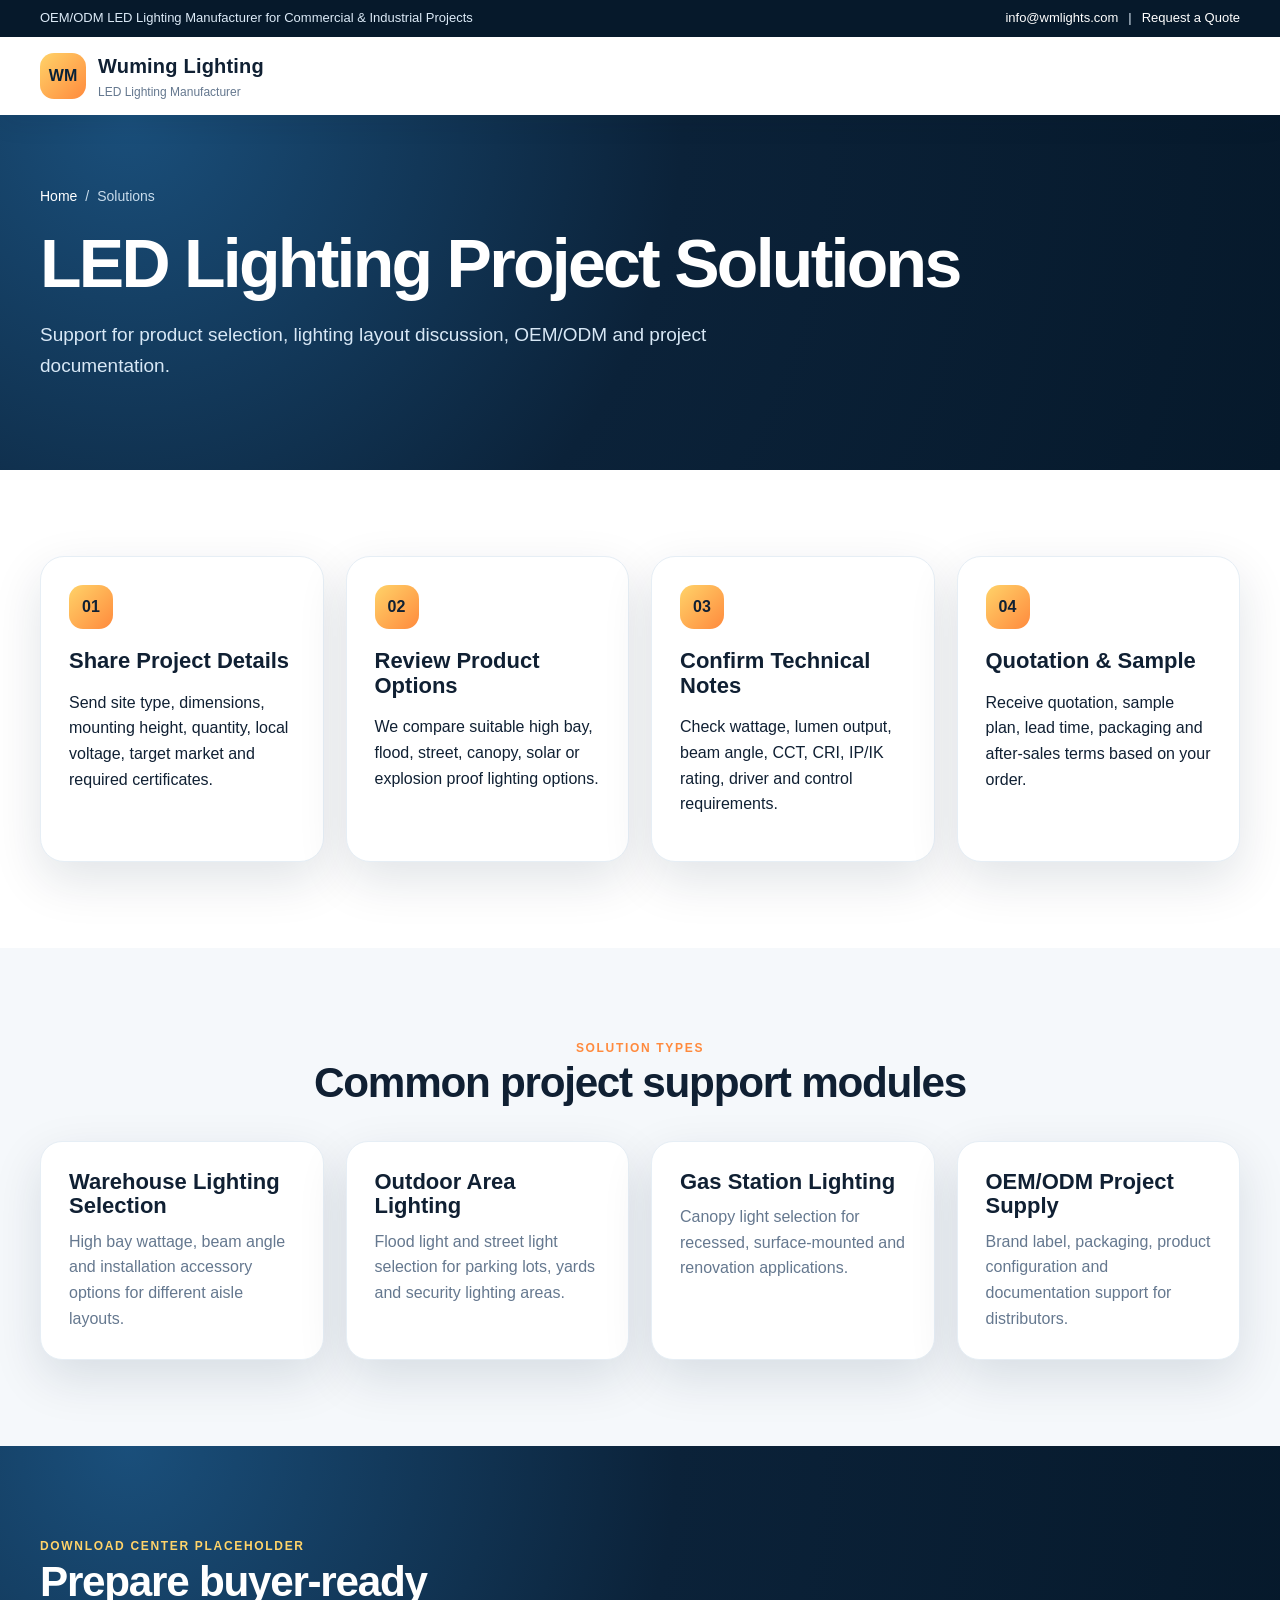
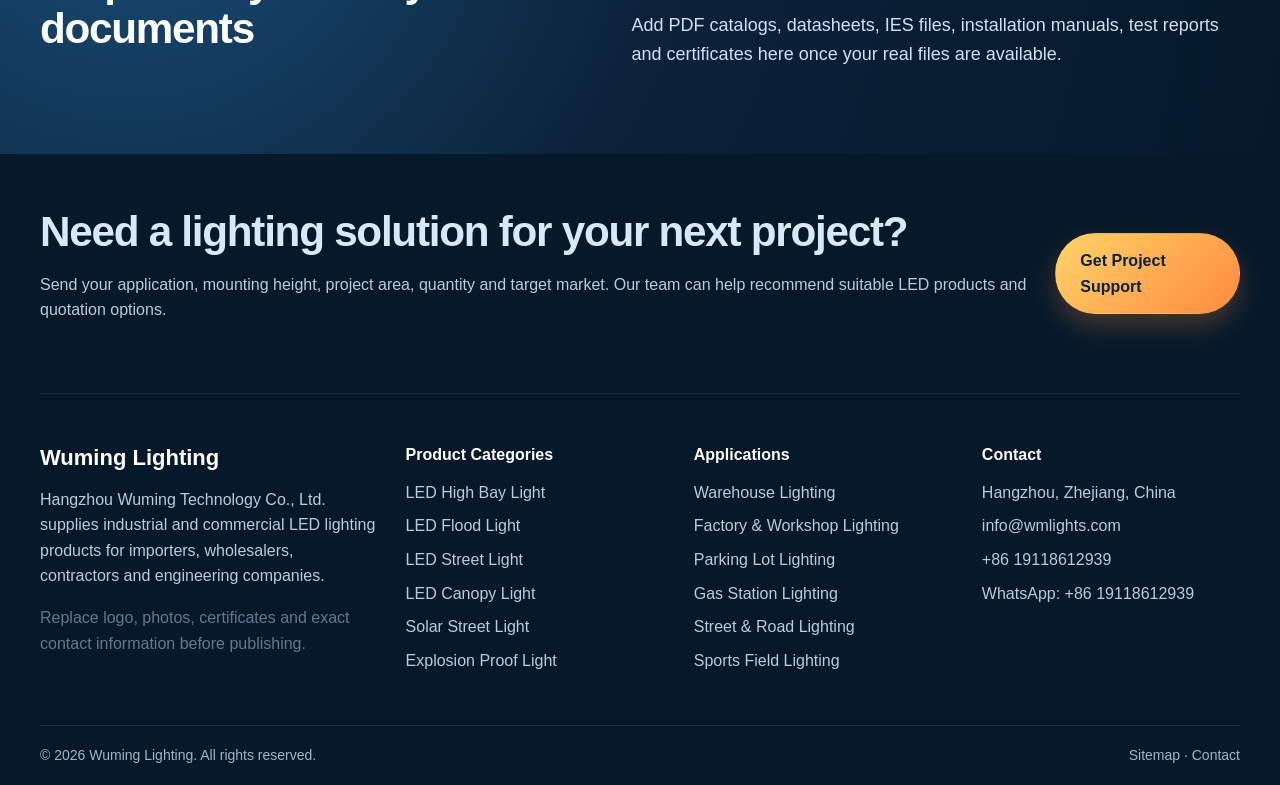
<file: solutions/index.html>
<!doctype html>
<html lang='en'>
<head>
  <meta charset='utf-8'>
  <meta name='viewport' content='width=device-width, initial-scale=1'>
  <title>LED Lighting Project Solutions &amp; OEM ODM Support</title>
  <meta name='description' content='Project solution support for LED warehouse lighting, outdoor area lighting, gas station lighting and OEM/ODM LED products.'>
  <meta name='robots' content='index, follow'>
  <link rel='canonical' href='https://wmlights.com/solutions/'>
  <meta property='og:title' content='LED Lighting Project Solutions &amp; OEM ODM Support'>
  <meta property='og:description' content='Project solution support for LED warehouse lighting, outdoor area lighting, gas station lighting and OEM/ODM LED products.'>
  <meta property='og:type' content='website'>
  <meta name='theme-color' content='#0b2239'>
  <link rel='stylesheet' href='/assets/css/style.css'>
  
</head>
<body>

<header class='site-header' id='top'>
  <div class='topbar'>
    <div>OEM/ODM LED Lighting Manufacturer for Commercial & Industrial Projects</div>
    <div class='topbar-links'><a href='mailto:info@wmlights.com'>info@wmlights.com</a><span>|</span><a href='/contact/'>Request a Quote</a></div>
  </div>
  <div class='nav-wrap'>
    <a class='brand' href='/' aria-label='Wuming Lighting home'>
      <span class='brand-mark'>WM</span><span><strong>Wuming Lighting</strong><small>LED Lighting Manufacturer</small></span>
    </a>
    <button class='menu-toggle' aria-label='Open navigation' aria-expanded='false'>�?/button>
    <nav class='main-nav' aria-label='Main navigation'><a class='' href='/'>Home</a><a class='' href='/products/'>Products</a><a class='active' href='/solutions/'>Solutions</a><a class='' href='/applications/'>Applications</a><a class='' href='/case-studies/'>Case Studies</a><a class='' href='/about/'>About Us</a><a class='' href='/contact/'>Contact</a></nav>
  </div>
</header>

<main>
<section class='page-hero section-dark'><div class='container'><div class='breadcrumb'><a href='/'>Home</a><span>/</span><span>Solutions</span></div><h1>LED Lighting Project Solutions</h1><p>Support for product selection, lighting layout discussion, OEM/ODM and project documentation.</p></div></section>
<section class='section'>
  <div class='container solution-timeline'>
    <article><span>01</span><h3>Share Project Details</h3><p>Send site type, dimensions, mounting height, quantity, local voltage, target market and required certificates.</p></article>
    <article><span>02</span><h3>Review Product Options</h3><p>We compare suitable high bay, flood, street, canopy, solar or explosion proof lighting options.</p></article>
    <article><span>03</span><h3>Confirm Technical Notes</h3><p>Check wattage, lumen output, beam angle, CCT, CRI, IP/IK rating, driver and control requirements.</p></article>
    <article><span>04</span><h3>Quotation & Sample</h3><p>Receive quotation, sample plan, lead time, packaging and after-sales terms based on your order.</p></article>
  </div>
</section>
<section class='section soft-bg'>
  <div class='container section-head'><span class='eyebrow'>Solution Types</span><h2>Common project support modules</h2></div>
  <div class='container feature-grid'>
    <article class='feature-card'><h3>Warehouse Lighting Selection</h3><p>High bay wattage, beam angle and installation accessory options for different aisle layouts.</p></article>
    <article class='feature-card'><h3>Outdoor Area Lighting</h3><p>Flood light and street light selection for parking lots, yards and security lighting areas.</p></article>
    <article class='feature-card'><h3>Gas Station Lighting</h3><p>Canopy light selection for recessed, surface-mounted and renovation applications.</p></article>
    <article class='feature-card'><h3>OEM/ODM Project Supply</h3><p>Brand label, packaging, product configuration and documentation support for distributors.</p></article>
  </div>
</section>
<section class='section section-dark'><div class='container split-head'><div><span class='eyebrow'>Download Center Placeholder</span><h2>Prepare buyer-ready documents</h2></div><p>Add PDF catalogs, datasheets, IES files, installation manuals, test reports and certificates here once your real files are available.</p></div></section>
</main>

<footer class='site-footer'>
  <div class='container footer-cta'>
    <div><h2>Need a lighting solution for your next project?</h2><p>Send your application, mounting height, project area, quantity and target market. Our team can help recommend suitable LED products and quotation options.</p></div>
    <a class='btn btn-primary' href='/contact/'>Get Project Support</a>
  </div>
  <div class='container footer-grid'>
    <div><h3>Wuming Lighting</h3><p>Hangzhou Wuming Technology Co., Ltd. supplies industrial and commercial LED lighting products for importers, wholesalers, contractors and engineering companies.</p><p class='muted'>Replace logo, photos, certificates and exact contact information before publishing.</p></div>
    <div><h4>Product Categories</h4><ul><li><a href='/products/#led-high-bay-light'>LED High Bay Light</a></li><li><a href='/products/#led-flood-light'>LED Flood Light</a></li><li><a href='/products/#led-street-light'>LED Street Light</a></li><li><a href='/products/#led-canopy-light'>LED Canopy Light</a></li><li><a href='/products/#solar-street-light'>Solar Street Light</a></li><li><a href='/products/#explosion-proof-light'>Explosion Proof Light</a></li></ul></div>
    <div><h4>Applications</h4><ul><li><a href='/applications/'>Warehouse Lighting</a></li><li><a href='/applications/'>Factory & Workshop Lighting</a></li><li><a href='/applications/'>Parking Lot Lighting</a></li><li><a href='/applications/'>Gas Station Lighting</a></li><li><a href='/applications/'>Street & Road Lighting</a></li><li><a href='/applications/'>Sports Field Lighting</a></li></ul></div>
    <div><h4>Contact</h4><ul><li>Hangzhou, Zhejiang, China</li><li><a href='mailto:info@wmlights.com'>info@wmlights.com</a></li><li>+86 19118612939</li><li>WhatsApp: +86 19118612939</li></ul></div>
  </div>
  <div class='container footer-bottom'><span>© 2026 Wuming Lighting. All rights reserved.</span><span><a href='/sitemap.xml'>Sitemap</a> · <a href='/contact/'>Contact</a></span></div>
</footer>
<button class='back-to-top' aria-label='Back to top'>�?/button>
<script src='/assets/js/main.js'></script>

</body>
</html>
</file>
<file: assets/css/style.css>
:root{--navy:#0b2239;--navy2:#102f4d;--blue:#1d5f91;--sky:#57d0ff;--gold:#ffd369;--orange:#ff8a3d;--ink:#102033;--muted:#65788f;--line:#e6eef5;--soft:#f5f8fb;--white:#fff;--shadow:0 18px 50px rgba(10,34,57,.12);--radius:22px;--max:1200px}*{box-sizing:border-box}html{scroll-behavior:smooth}body{margin:0;font-family:Inter,Arial,Helvetica,sans-serif;color:var(--ink);line-height:1.6;background:#fff}a{color:inherit;text-decoration:none}img,svg{max-width:100%;display:block}.container{width:min(var(--max),calc(100% - 40px));margin-inline:auto}.topbar{background:#06192b;color:#dceaf7;font-size:13px;display:flex;justify-content:space-between;gap:16px;padding:8px max(20px,calc((100% - var(--max))/2));}.topbar a{color:#fff}.topbar-links{display:flex;gap:10px;align-items:center}.site-header{position:sticky;top:0;z-index:50;background:#fff;box-shadow:0 8px 24px rgba(8,29,48,.08)}.nav-wrap{width:min(var(--max),calc(100% - 40px));height:78px;margin:auto;display:flex;align-items:center;justify-content:space-between;gap:20px}.brand{display:flex;align-items:center;gap:12px}.brand-mark{width:46px;height:46px;border-radius:14px;background:linear-gradient(135deg,var(--gold),var(--orange));display:grid;place-items:center;font-weight:900;color:#082138}.brand strong{display:block;font-size:20px;letter-spacing:.2px}.brand small{display:block;color:var(--muted);font-size:12px;margin-top:1px}.main-nav{display:flex;gap:24px;align-items:center}.main-nav a{font-weight:700;font-size:14px;color:#213b55;position:relative}.main-nav a:after{content:'';position:absolute;left:0;right:0;bottom:-10px;height:3px;background:var(--orange);border-radius:20px;transform:scaleX(0);transition:.2s}.main-nav a:hover:after,.main-nav a.active:after{transform:scaleX(1)}.menu-toggle{display:none;border:0;background:var(--navy);color:#fff;border-radius:12px;padding:10px 12px;font-size:20px}.section{padding:86px 0}.section-dark{background:radial-gradient(circle at 10% 0%,#1a4f7b 0%,var(--navy) 46%,#06192b 100%);color:#fff}.soft-bg{background:var(--soft)}.hero{padding:82px 0 92px;overflow:hidden}.hero-grid{display:grid;grid-template-columns:1.02fr .98fr;gap:54px;align-items:center}.eyebrow{display:inline-flex;align-items:center;gap:8px;text-transform:uppercase;letter-spacing:.14em;font-weight:900;font-size:12px;color:var(--orange)}.section-dark .eyebrow{color:var(--gold)}h1,h2,h3,h4{line-height:1.12;margin:0 0 16px}h1{font-size:clamp(40px,5.4vw,68px);letter-spacing:-.04em}h2{font-size:clamp(30px,3.3vw,44px);letter-spacing:-.03em}h3{font-size:22px}.hero-copy p,.page-hero p{font-size:19px;color:#d8e8f6;max-width:680px}.hero-actions{display:flex;gap:14px;flex-wrap:wrap;margin-top:30px}.btn{display:inline-flex;align-items:center;justify-content:center;border-radius:999px;padding:14px 24px;font-weight:900;border:1px solid transparent;transition:.2s;cursor:pointer}.btn-primary{background:linear-gradient(135deg,var(--gold),var(--orange));color:#092139;box-shadow:0 12px 26px rgba(255,138,61,.25)}.btn-primary:hover{transform:translateY(-2px)}.btn-secondary{background:rgba(255,255,255,.08);border-color:rgba(255,255,255,.22);color:#fff}.hero-metrics{display:grid;grid-template-columns:repeat(3,1fr);gap:12px;margin-top:34px}.hero-metrics div{background:rgba(255,255,255,.08);border:1px solid rgba(255,255,255,.12);border-radius:18px;padding:16px}.hero-metrics strong{display:block;color:var(--gold);font-size:24px}.hero-metrics span{font-size:13px;color:#c9dded}.hero-visual{position:relative}.hero-visual:before{content:'';position:absolute;inset:-28px;background:radial-gradient(circle,#57d0ff33,transparent 62%);filter:blur(14px)}.hero-visual-svg{position:relative;filter:drop-shadow(0 28px 42px rgba(0,0,0,.22))}.split-head{display:grid;grid-template-columns:.9fr 1fr;gap:44px;align-items:end}.split-head p{font-size:18px;color:var(--muted);margin:0}.section-dark .split-head p{color:#cfe1f1}.section-head{text-align:center;max-width:820px}.section-head p{color:var(--muted);font-size:18px}.section-head.compact{text-align:left}.feature-grid,.proof-grid,.blog-grid{display:grid;grid-template-columns:repeat(4,1fr);gap:22px;margin-top:34px}.feature-card,.blog-card,.application-card,.factory-card,.contact-info,.contact-form{background:#fff;border:1px solid var(--line);border-radius:var(--radius);padding:28px;box-shadow:var(--shadow)}.feature-card h3,.blog-card h3{margin-bottom:10px}.feature-card p,.blog-card p{color:var(--muted);margin:0}.product-grid{display:grid;grid-template-columns:repeat(3,1fr);gap:24px}.product-card{background:#fff;border:1px solid var(--line);border-radius:24px;overflow:hidden;box-shadow:var(--shadow);display:flex;flex-direction:column}.product-media{background:linear-gradient(145deg,#eef7ff,#dcebf8);min-height:190px;display:grid;place-items:center;padding:22px}.product-media svg{height:150px}.product-body{padding:25px}.product-body p{color:var(--muted)}.spec-list{display:grid;grid-template-columns:1fr 1fr;gap:7px 12px;padding:0;margin:18px 0;list-style:none}.spec-list li{font-size:13px;background:#f3f7fb;border:1px solid #e2edf6;border-radius:999px;padding:7px 10px;color:#425d77}.text-link,.case-card a,.blog-card a,.application-card a{font-weight:900;color:var(--blue)}.app-grid{display:grid;grid-template-columns:repeat(4,1fr);gap:16px}.app-chip{border:1px solid var(--line);background:#fff;border-radius:18px;padding:20px;min-height:142px;box-shadow:0 10px 25px rgba(12,39,66,.06);transition:.2s}.app-chip:hover{transform:translateY(-3px);box-shadow:var(--shadow)}.app-chip strong{display:block;margin-bottom:8px}.app-chip span{color:var(--muted);font-size:14px}.proof-grid{grid-template-columns:repeat(4,1fr)}.proof-grid div{background:rgba(255,255,255,.08);border:1px solid rgba(255,255,255,.12);border-radius:20px;padding:24px}.proof-grid.light div{background:#fff;border-color:var(--line);box-shadow:var(--shadow)}.proof-grid strong{display:block;color:var(--gold);font-size:19px;margin-bottom:8px}.proof-grid.light strong{color:var(--blue)}.proof-grid span{display:block;color:#cfe1f1}.proof-grid.light span{color:var(--muted)}.case-grid{display:grid;grid-template-columns:repeat(3,1fr);gap:22px}.case-card{background:#fff;border:1px solid var(--line);border-radius:24px;padding:28px;box-shadow:var(--shadow)}.case-card span{font-size:12px;text-transform:uppercase;letter-spacing:.1em;color:var(--orange);font-weight:900}.case-card p{color:var(--muted)}.contact-strip{background:linear-gradient(135deg,var(--navy),var(--blue));border-radius:30px;padding:38px;display:grid;grid-template-columns:.9fr 1.1fr;gap:30px;align-items:center;color:#fff;box-shadow:var(--shadow)}.contact-strip p{color:#d9e8f7}.mini-form{display:grid;grid-template-columns:1fr 1fr 1fr auto;gap:12px}.mini-form input,.contact-form input,.contact-form select,.contact-form textarea{width:100%;border:1px solid #dce8f2;border-radius:14px;padding:13px 14px;font:inherit}.mini-form button{white-space:nowrap}.page-hero{padding:70px 0}.breadcrumb{display:flex;gap:8px;align-items:center;color:#c8dcec;font-size:14px;margin-bottom:18px}.breadcrumb a{color:#fff}.comparison-wrap{overflow:auto}.comparison{width:100%;border-collapse:separate;border-spacing:0;background:#fff;border:1px solid var(--line);border-radius:22px;overflow:hidden;box-shadow:var(--shadow)}.comparison th,.comparison td{text-align:left;padding:18px;border-bottom:1px solid var(--line);vertical-align:top}.comparison th{background:#0c2843;color:#fff}.comparison tr:last-child td{border-bottom:0}.app-card-grid{display:grid;grid-template-columns:repeat(4,1fr);gap:22px}.application-card p,.application-card li{color:var(--muted)}.application-card ul{padding-left:20px}.solution-timeline{display:grid;grid-template-columns:repeat(4,1fr);gap:22px}.solution-timeline article{border:1px solid var(--line);border-radius:24px;padding:28px;background:#fff;box-shadow:var(--shadow)}.solution-timeline span{display:grid;place-items:center;width:44px;height:44px;border-radius:14px;background:linear-gradient(135deg,var(--gold),var(--orange));font-weight:900;margin-bottom:20px}.case-filter{display:flex;gap:10px;flex-wrap:wrap;margin-bottom:26px}.filter-btn{border:1px solid var(--line);background:#fff;padding:10px 16px;border-radius:999px;font-weight:800;cursor:pointer}.filter-btn.active,.filter-btn:hover{background:var(--navy);color:#fff}.about-grid,.contact-grid{display:grid;grid-template-columns:1fr 1fr;gap:34px;align-items:start}.factory-card ul,.contact-list{padding-left:20px;color:var(--muted)}.notice{background:#fff8e1;border:1px solid #ffe1a6;color:#70531d;border-radius:16px;padding:16px;margin-top:20px}.contact-form{display:grid;gap:16px}.contact-form label{display:grid;gap:7px;font-weight:800}.site-footer{background:#06192b;color:#d9e8f6}.footer-cta{padding:54px 0;border-bottom:1px solid rgba(255,255,255,.1);display:flex;justify-content:space-between;gap:20px;align-items:center}.footer-cta p{color:#b8cce0}.footer-grid{display:grid;grid-template-columns:1.3fr 1fr 1fr 1fr;gap:30px;padding:52px 0}.footer-grid h3,.footer-grid h4{color:#fff}.footer-grid p,.footer-grid li{color:#b8cce0}.footer-grid ul{list-style:none;padding:0;margin:0;display:grid;gap:8px}.muted{color:var(--muted)!important}.footer-bottom{border-top:1px solid rgba(255,255,255,.1);display:flex;justify-content:space-between;gap:20px;padding:18px 0;color:#9fb6ca;font-size:14px}.back-to-top{position:fixed;right:22px;bottom:22px;width:46px;height:46px;border-radius:50%;border:0;background:var(--orange);color:#102033;font-weight:900;box-shadow:var(--shadow);cursor:pointer;display:none}.back-to-top.show{display:block}@media (max-width:980px){.topbar{display:none}.menu-toggle{display:block}.nav-wrap{height:auto;padding:15px 0;align-items:flex-start}.main-nav{display:none;position:absolute;left:20px;right:20px;top:72px;background:#fff;border:1px solid var(--line);border-radius:20px;padding:18px;box-shadow:var(--shadow);flex-direction:column;align-items:flex-start}.main-nav.open{display:flex}.hero-grid,.split-head,.contact-strip,.about-grid,.contact-grid{grid-template-columns:1fr}.product-grid,.case-grid{grid-template-columns:repeat(2,1fr)}.feature-grid,.proof-grid,.app-grid,.blog-grid,.app-card-grid,.solution-timeline{grid-template-columns:repeat(2,1fr)}.mini-form{grid-template-columns:1fr 1fr}.footer-grid{grid-template-columns:1fr 1fr}.footer-cta{align-items:flex-start;flex-direction:column}}@media (max-width:640px){.container{width:min(100% - 28px,var(--max))}.section{padding:58px 0}.hero{padding:54px 0}.product-grid,.case-grid,.feature-grid,.proof-grid,.app-grid,.blog-grid,.app-card-grid,.solution-timeline,.mini-form,.footer-grid{grid-template-columns:1fr}.hero-metrics{grid-template-columns:1fr}.footer-bottom{flex-direction:column}.contact-strip{padding:26px}.brand strong{font-size:17px}.brand small{display:none}h1{font-size:38px}h2{font-size:30px}.spec-list{grid-template-columns:1fr}}
</file>
